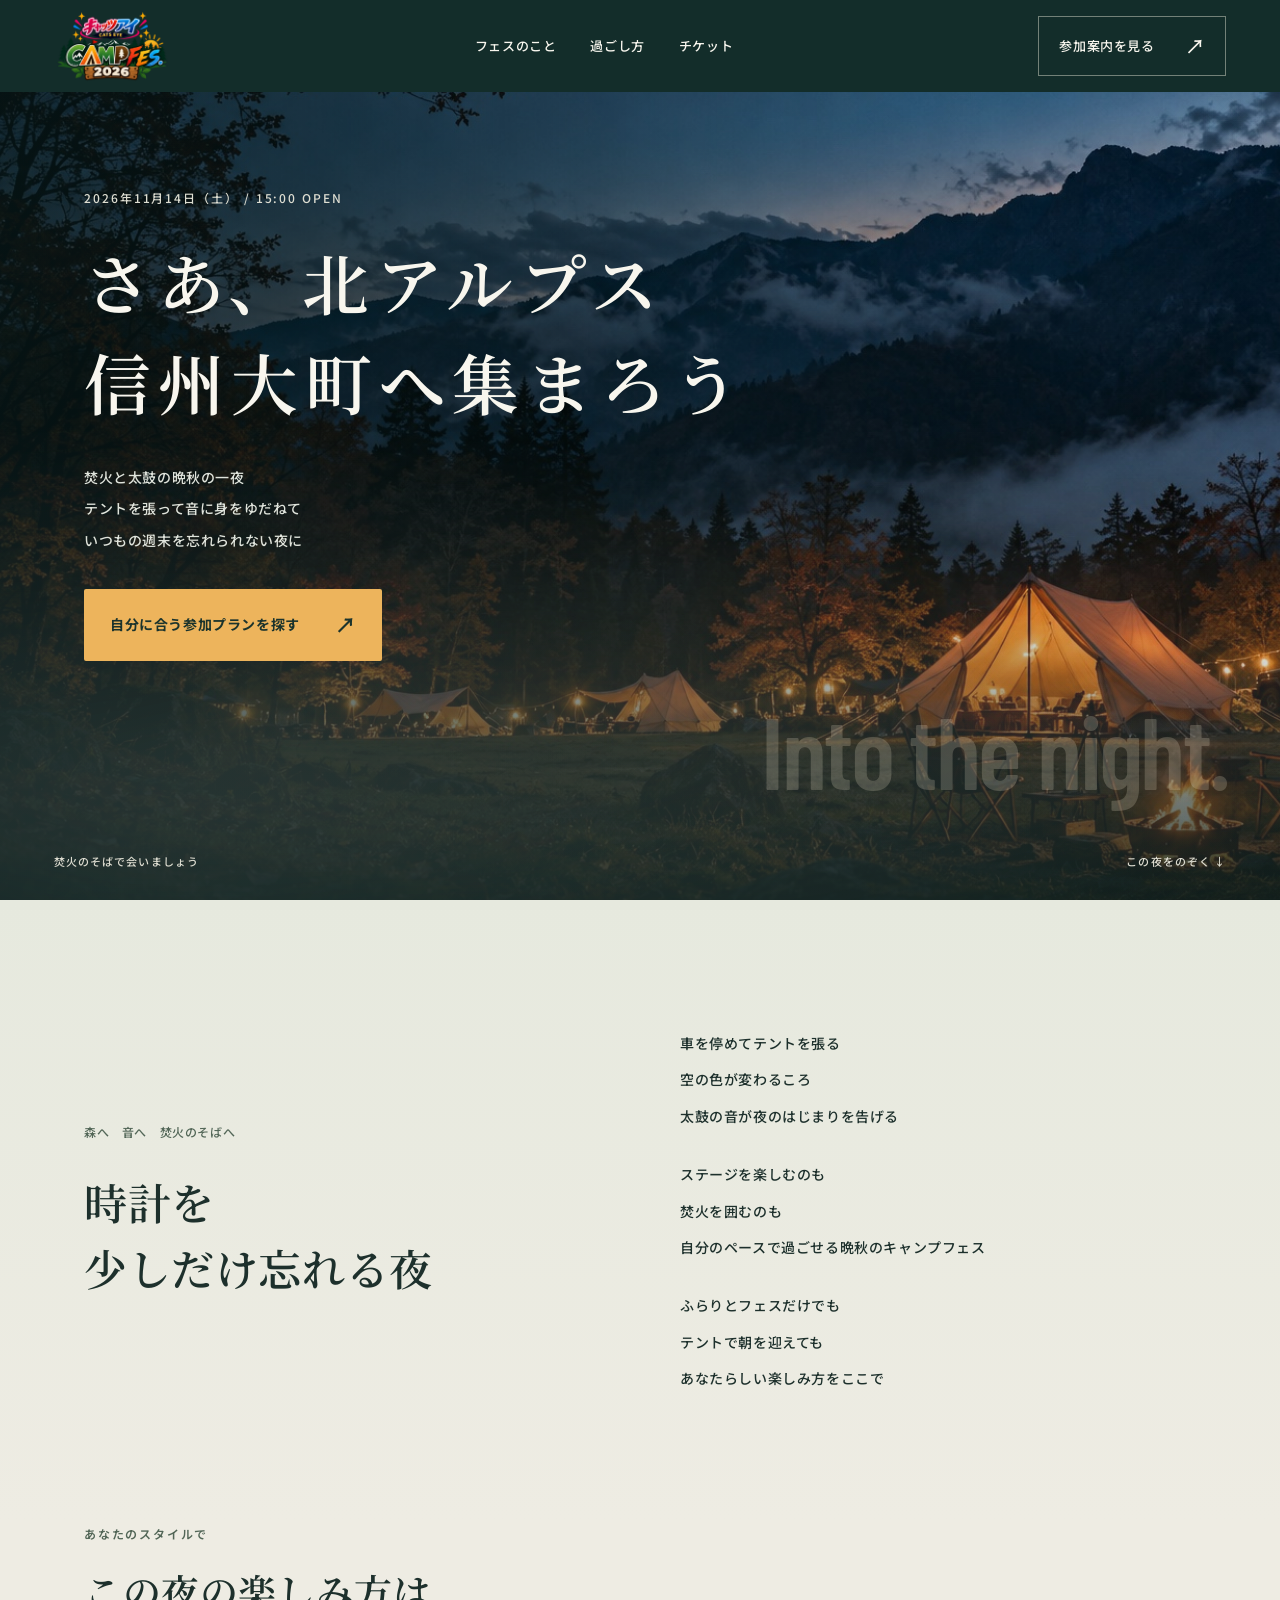
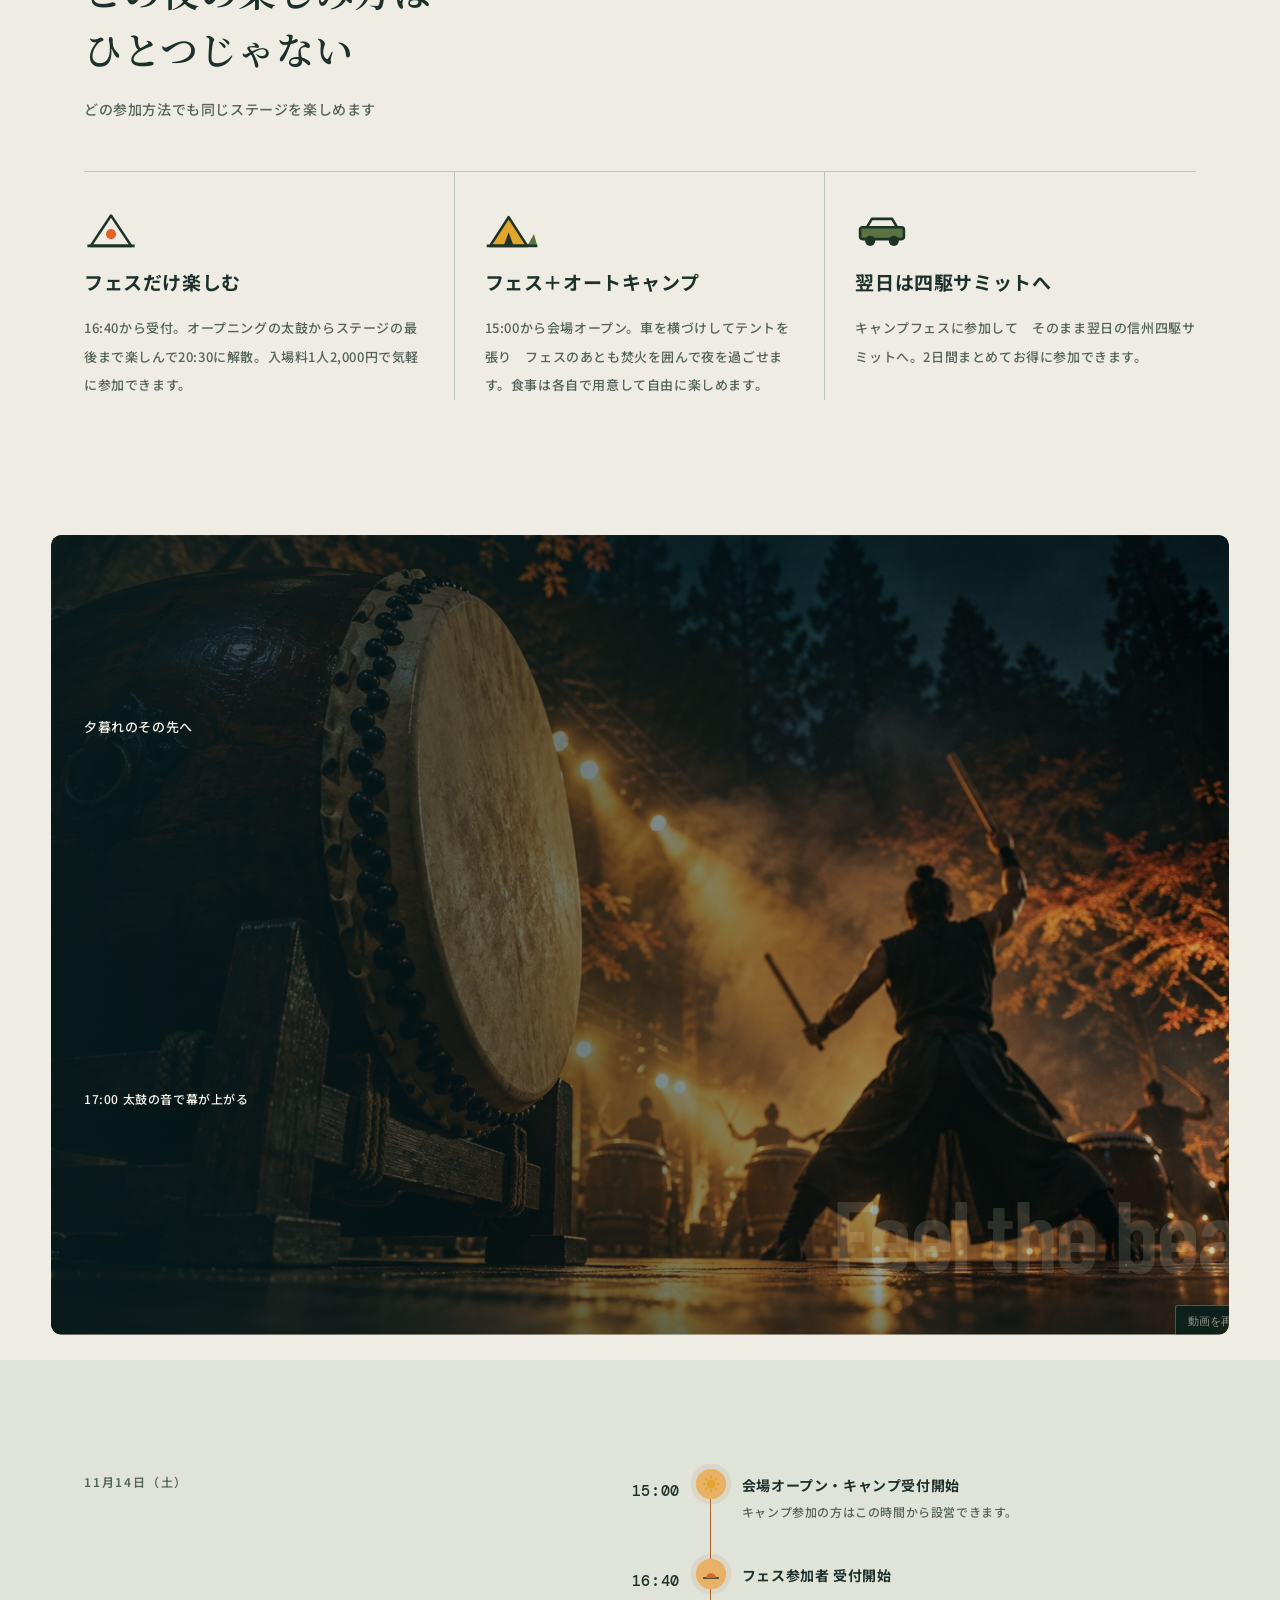
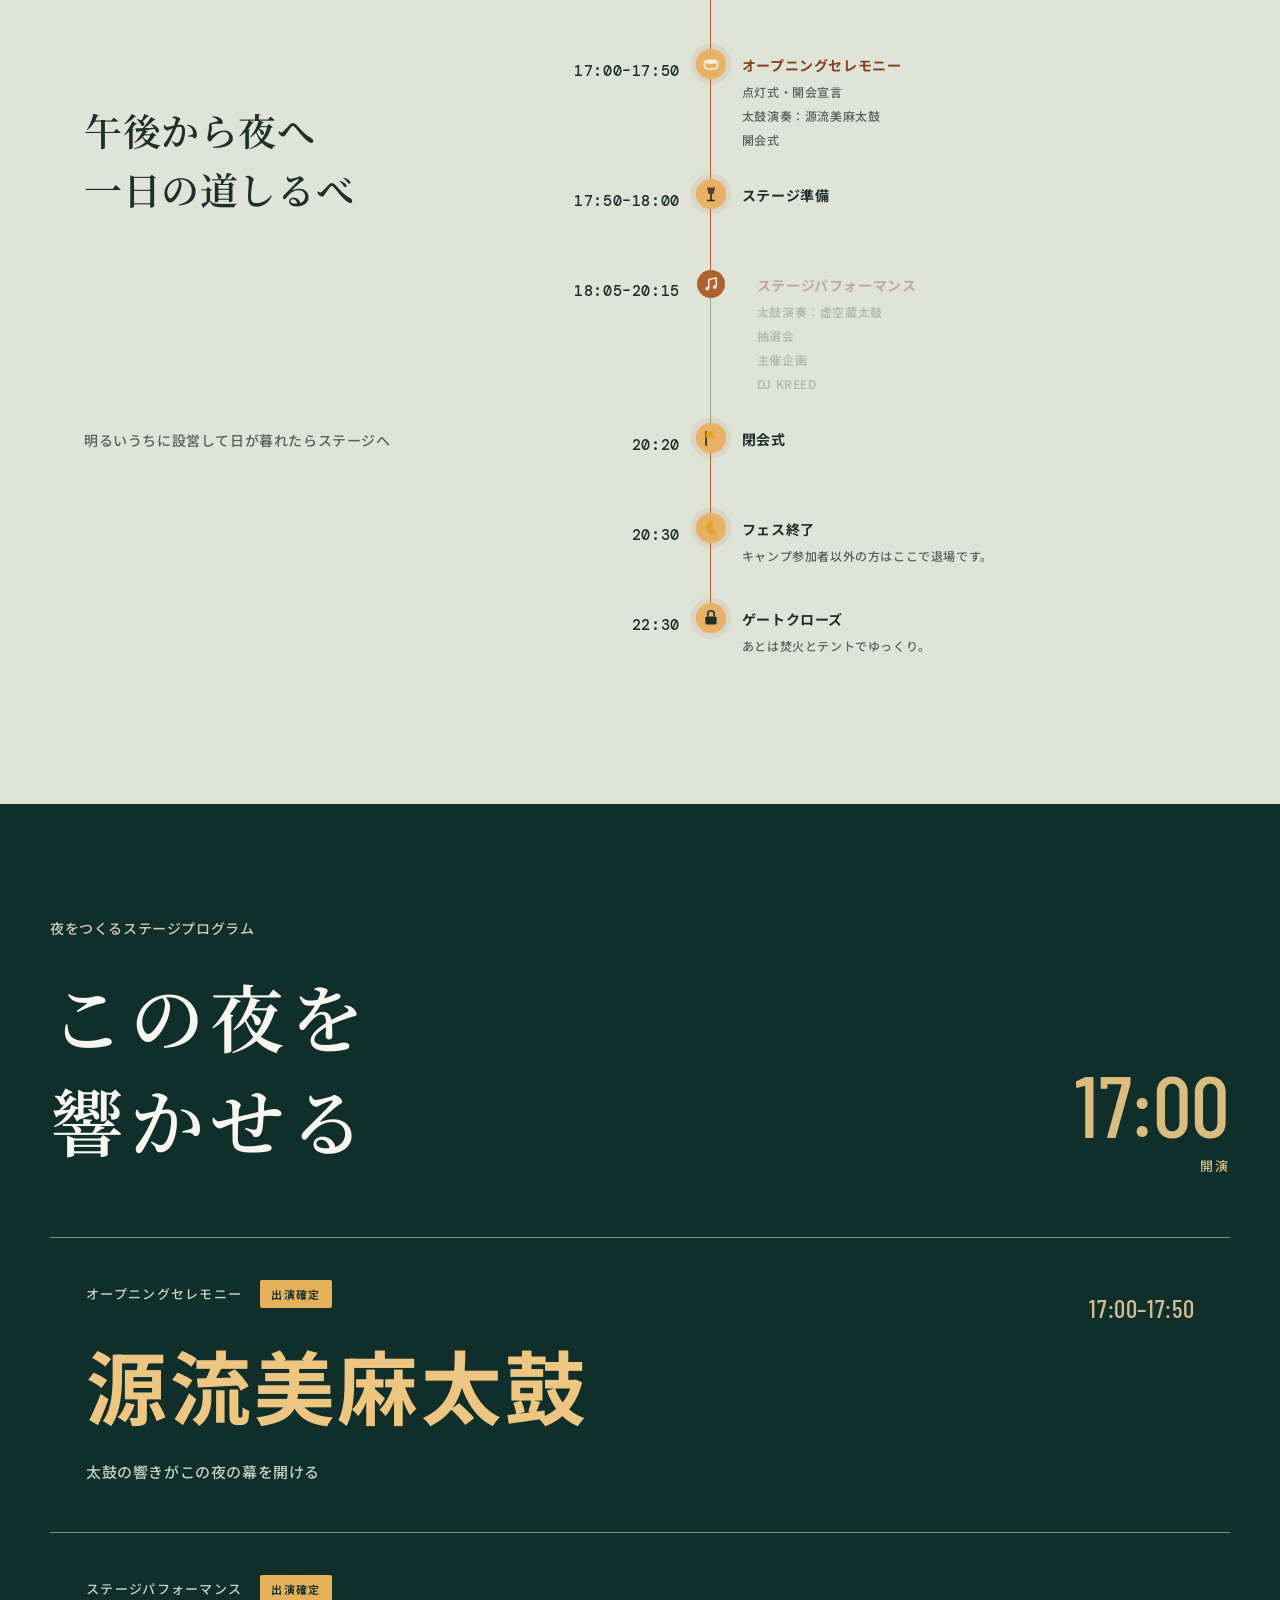
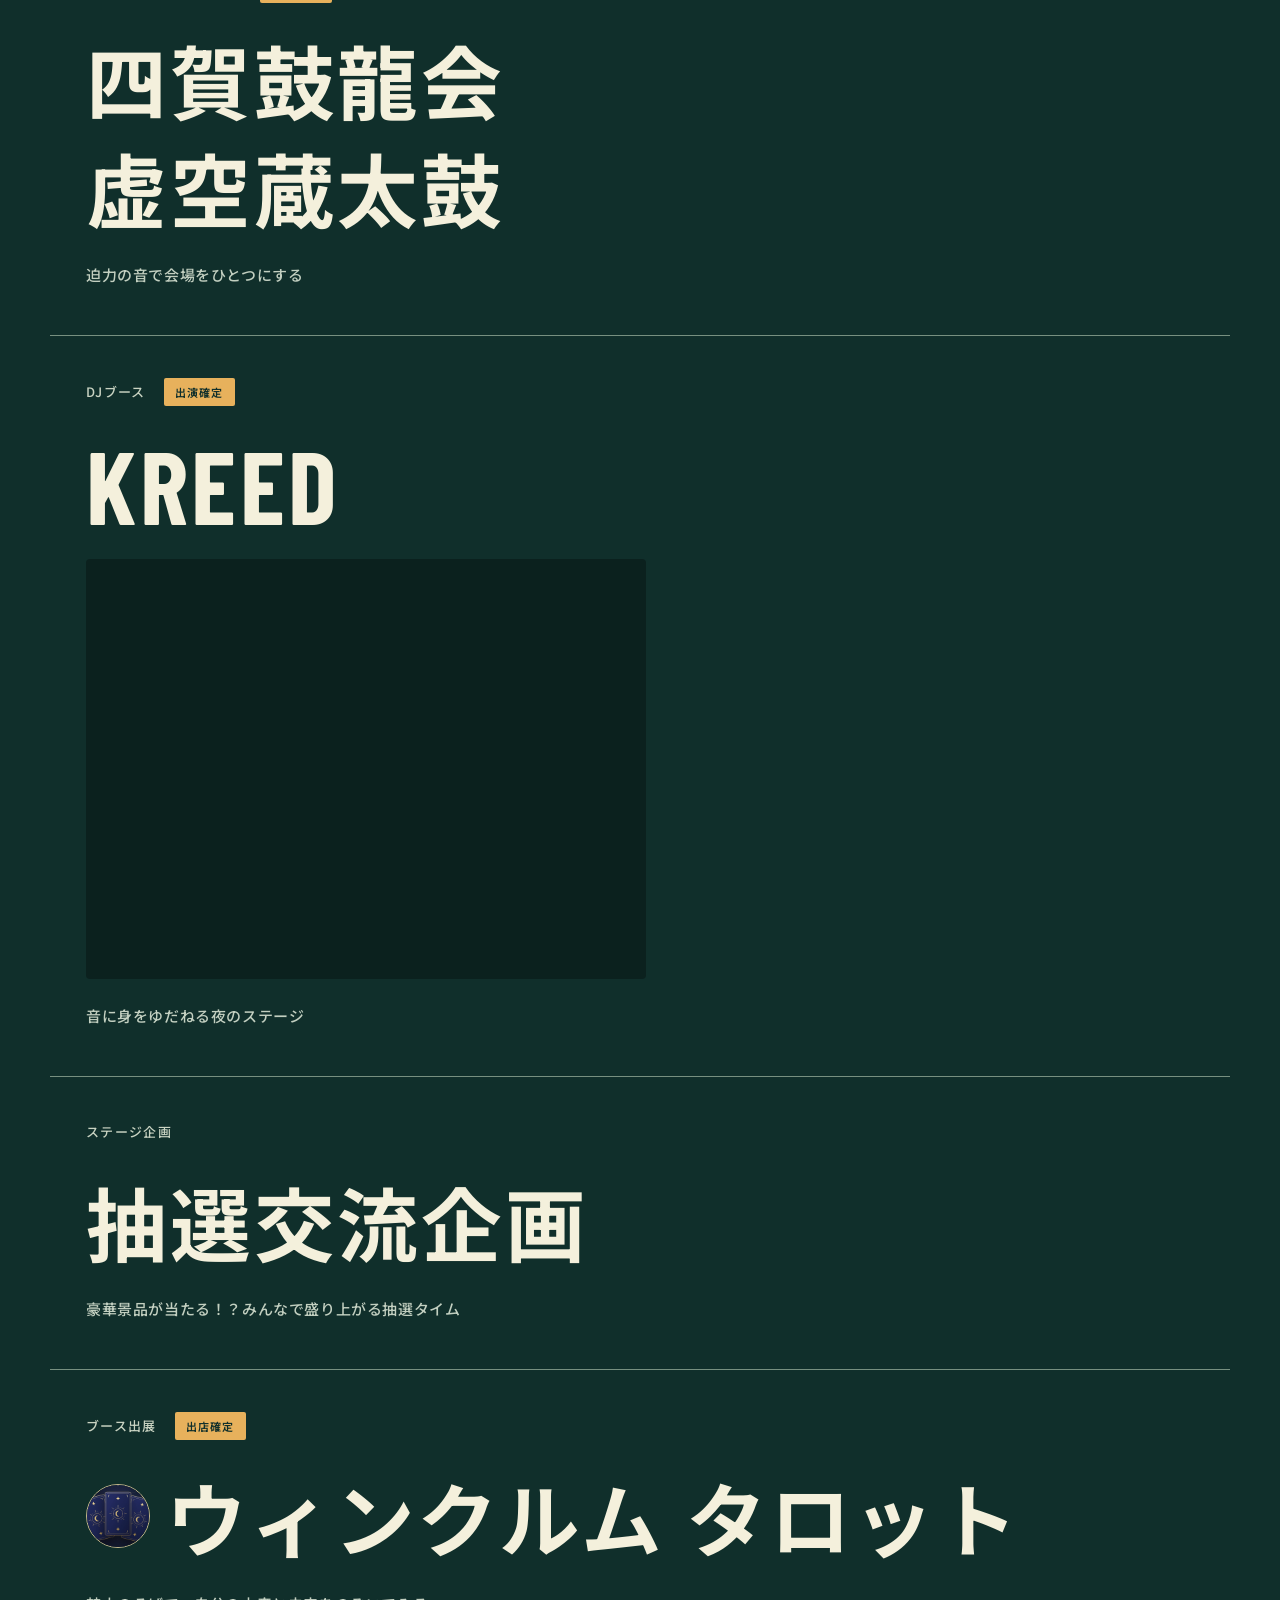
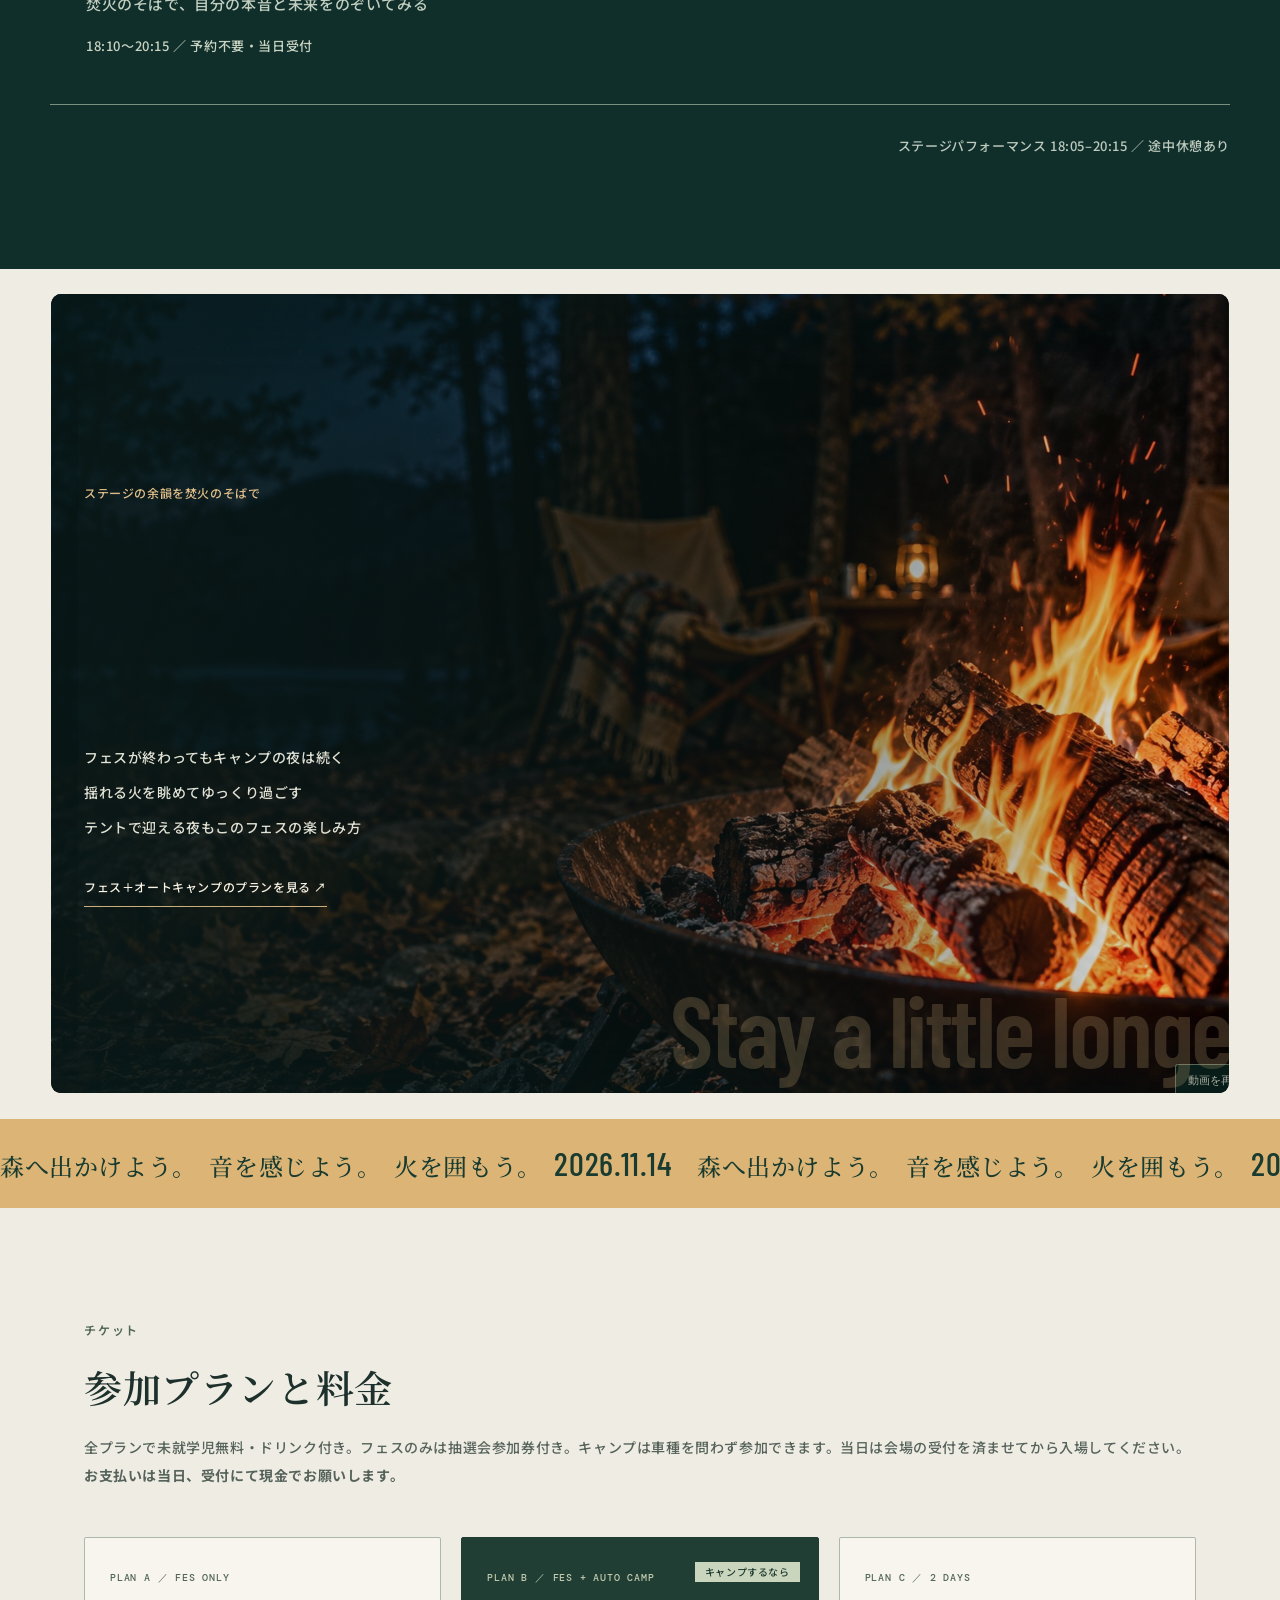
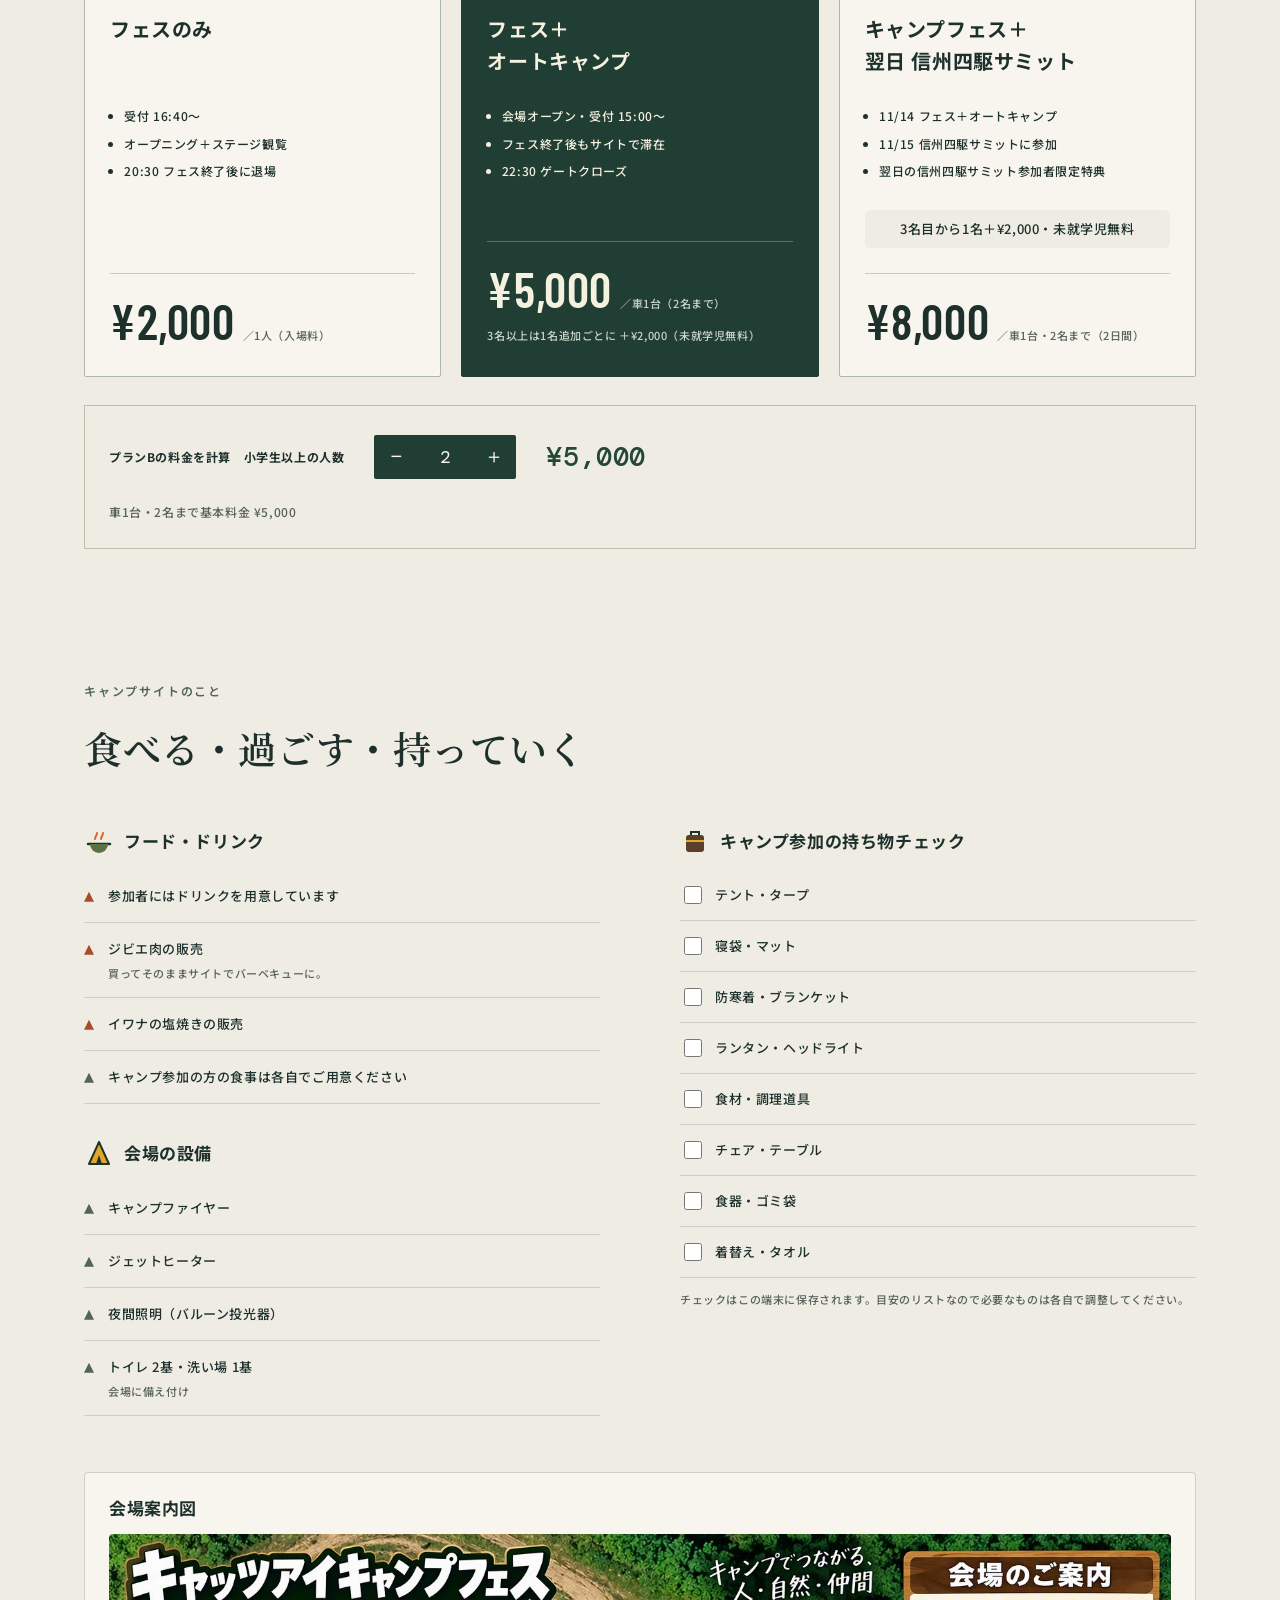
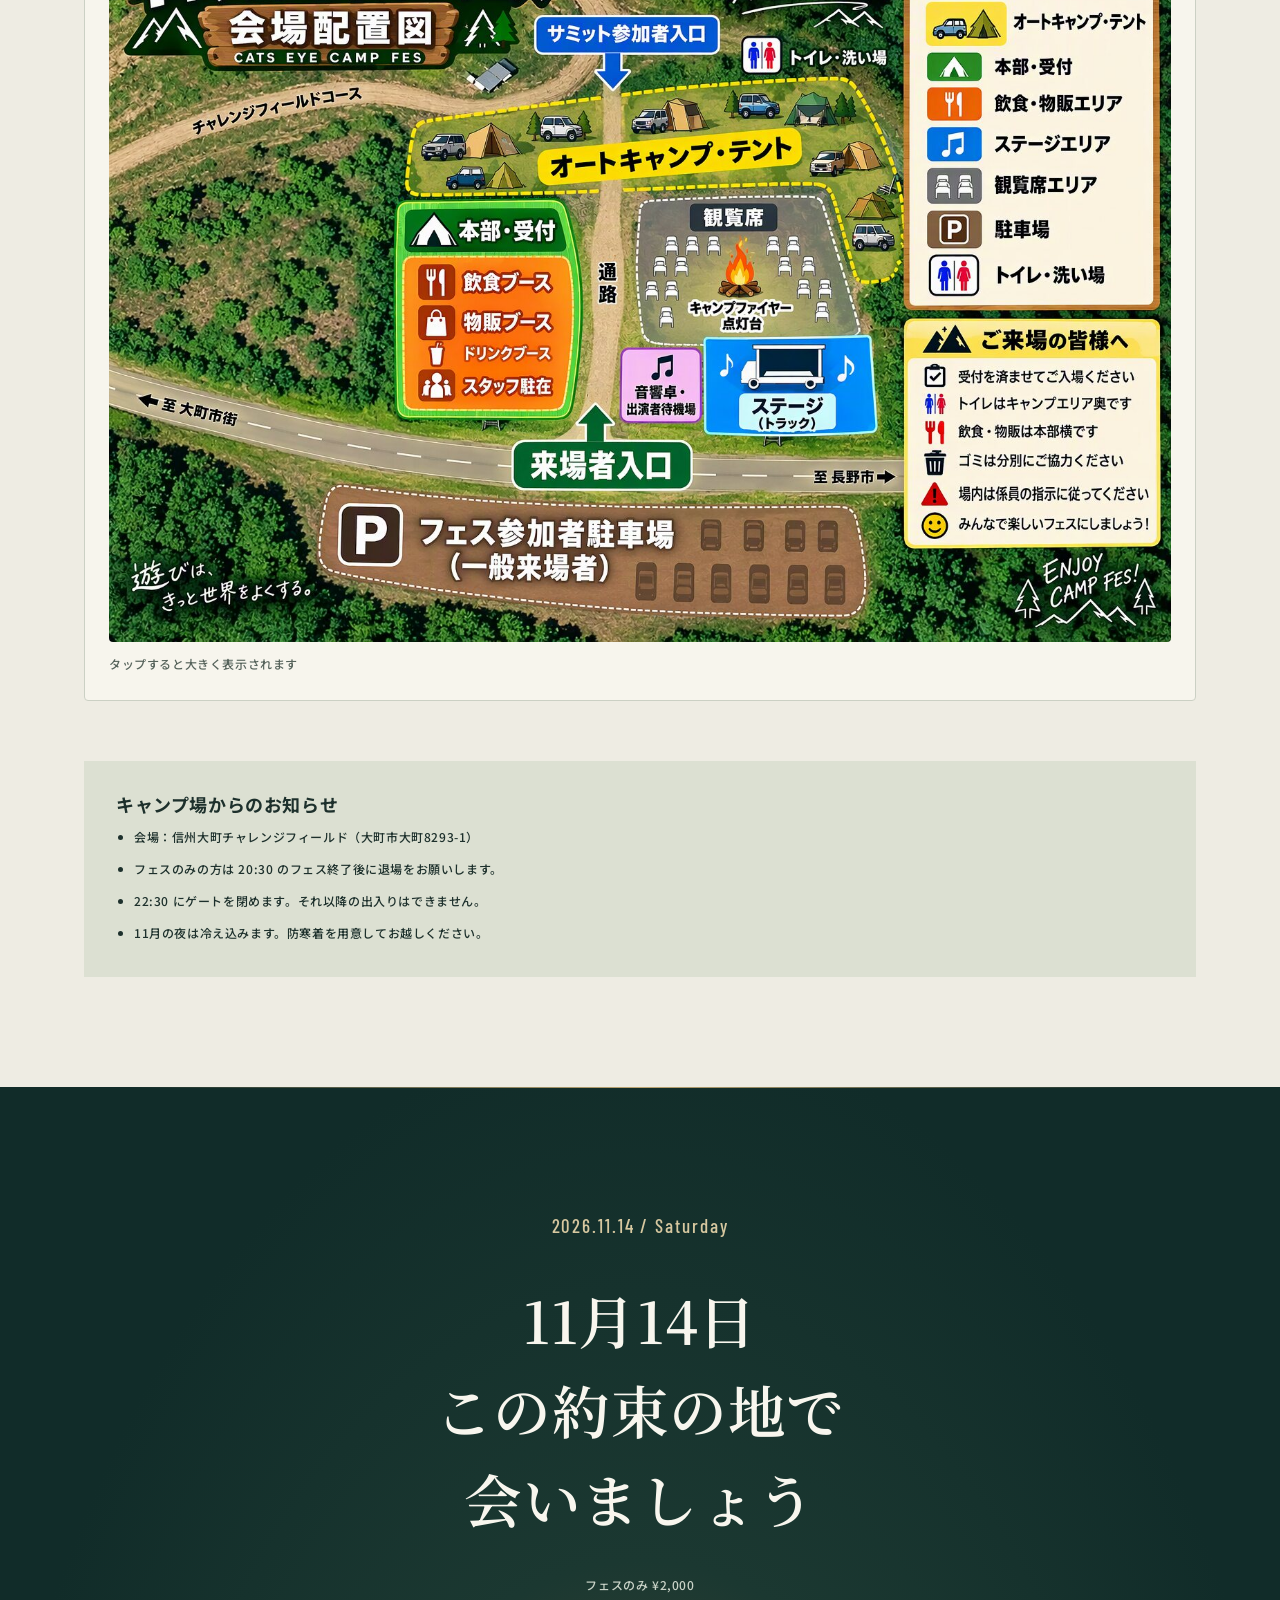
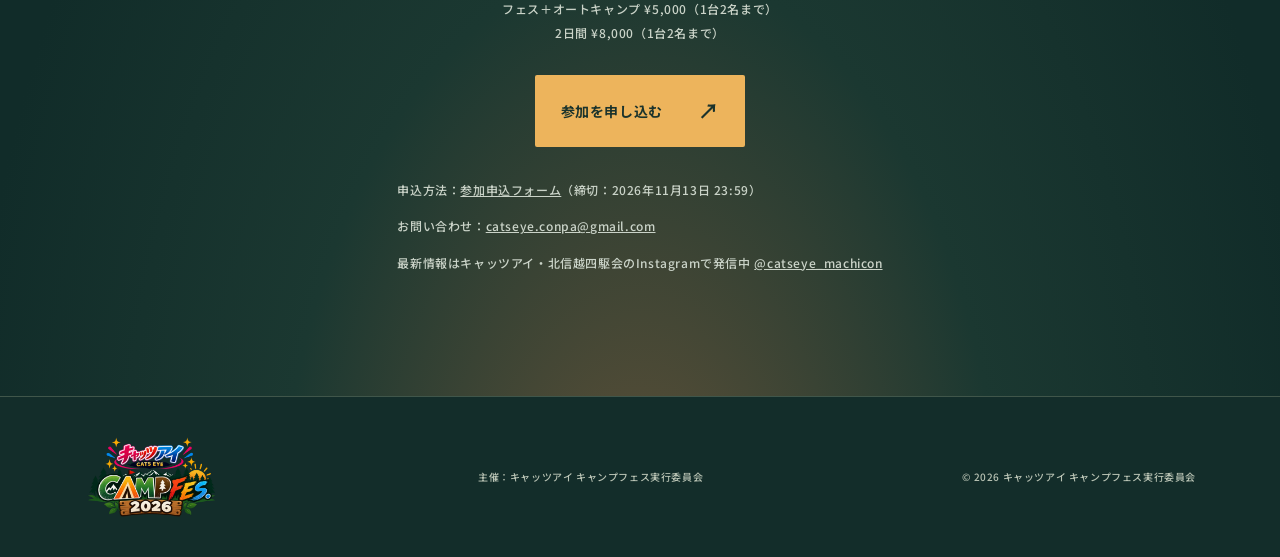
<file: index.html>
<!doctype html>

<html lang="ja">
<head>
<meta charset="utf-8">
<meta name="viewport" content="width=device-width, initial-scale=1, viewport-fit=cover">
<title>キャッツアイ キャンプフェス | ステージ更新版</title>
<meta name="description" content="2026年11月14日。焚火と太鼓の、晩秋の一夜。キャッツアイ キャンプフェスの参加プラン、ステージ、タイムスケジュールをご案内します。">
<meta property="og:type" content="website">
<meta property="og:url" content="https://hao258219-code.github.io/catseye-campfes/">
<meta property="og:title" content="キャッツアイ キャンプフェス 2026｜11月14日（土）信州大町">
<meta property="og:description" content="焚火と太鼓の晩秋の一夜。フェスのみ2,000円から。テントを張って夜まで楽しめるオートキャンプも。">
<meta property="og:image" content="https://hao258219-code.github.io/catseye-campfes/assets/camp-dusk.jpg">
<meta property="og:image:width" content="1536">
<meta property="og:image:height" content="1024">
<meta name="twitter:card" content="summary_large_image">
<link rel="preconnect" href="https://fonts.googleapis.com">
<link rel="preconnect" href="https://fonts.gstatic.com" crossorigin>
<link rel="stylesheet" href="https://fonts.googleapis.com/css2?family=Noto+Sans+JP:wght@400;500;600;700;900&family=Noto+Serif+JP:wght@500;600;700&family=Barlow+Condensed:wght@500;600;700&family=DM+Mono:wght@400;500&display=swap">
<style>
/* Layout: 夕暮れのキャンプ場を一枚の景色で見せるヒーロー → 帆布地のページに、荷札チケット・日の入りの時刻表・木の掲示板・持ち物チェックを並べる */
:root{
  --canvas:#dcd5bb;     /* テント帆布 */
  --canvas-2:#cfc6a7;   /* 帆布の影 */
  --forest:#1d3328;     /* 森 */
  --forest-2:#27443a;   /* 森の明るい面 */
  --moss:#5b7342;       /* 苔 */
  --bark:#5b3f2a;       /* 木の幹 */
  --mustard:#e2a62a;    /* テント・ランタン */
  --ember:#e5612a;      /* 焚火 */
  --ink:#1f2a22;        /* 文字 */
  --ink-mute:#4f5a4c;   /* 補足 */
  --paper:#f3eedf;      /* 荷札の紙 */
  --f-display:"Dela Gothic One","Hiragino Sans","Yu Gothic",sans-serif;
  --f-body:"Zen Maru Gothic","Hiragino Maru Gothic ProN","Yu Gothic","Meiryo",sans-serif;
  --f-hand:"Yusei Magic","Zen Maru Gothic","Hiragino Maru Gothic ProN",sans-serif;
  --f-mono:"DM Mono",ui-monospace,Menlo,monospace;
  color-scheme:light;
}
*{box-sizing:border-box}
html{scroll-behavior:smooth}
body{background:var(--canvas);color:var(--ink);font-family:var(--f-body);font-weight:500;font-size:16px;line-height:1.85;letter-spacing:.02em;
  background-image:repeating-linear-gradient(0deg,rgba(0,0,0,.025) 0 1px,transparent 1px 4px),repeating-linear-gradient(90deg,rgba(0,0,0,.02) 0 1px,transparent 1px 5px)}
.wrap{max-width:1080px;margin:0 auto;padding-left:max(16px,env(safe-area-inset-left,0px));padding-right:max(16px,env(safe-area-inset-right,0px))}
h1,h2,h3{font-family:var(--f-display);font-weight:400;line-height:1.25;text-wrap:balance;margin:0}
p{margin:0}
a{color:inherit}
a:focus-visible,button:focus-visible,input:focus-visible,label:focus-within{outline:3px solid var(--mustard);outline-offset:3px}
.mono{font-family:var(--f-mono);font-variant-numeric:tabular-nums}
.hand{font-family:var(--f-hand)}
.todo{background:rgba(226,166,42,.25);border:1.5px dashed var(--bark);padding:0 .4em;border-radius:3px;font-size:.92em}

/* ---------- HERO ---------- */
.hero{position:relative;color:var(--paper);overflow:hidden;
  background:linear-gradient(180deg,#22304a 0%,#4b4a63 32%,#b0644a 66%,#e9a14e 86%,#f0be6a 100%)}
.hero .wrap{position:relative;z-index:2;padding-block:56px 0;display:grid;gap:22px}
.badge-row{display:flex;flex-wrap:wrap;gap:10px;align-items:center}
.patch{display:inline-flex;align-items:center;gap:8px;font-family:var(--f-mono);font-size:12px;letter-spacing:.16em;border:2px dashed rgba(243,238,223,.7);border-radius:999px;padding:5px 14px;background:rgba(29,51,40,.55)}
.hero h1{font-size:clamp(42px,10vw,112px);letter-spacing:.01em;text-shadow:0 3px 0 rgba(29,51,40,.45)}
.hero h1 .hand{display:block;font-size:.3em;color:var(--mustard);letter-spacing:.06em;margin-bottom:.3em;text-shadow:none;transform:rotate(-2deg);transform-origin:left}
.lead{font-size:clamp(16px,2.3vw,20px);max-width:32em}
.signs{display:flex;flex-wrap:wrap;gap:10px}
.sign{background:var(--bark);color:var(--paper);padding:10px 18px;border-radius:4px;box-shadow:0 4px 0 #3c2a1b;min-width:0;position:relative}
.sign:nth-child(odd){transform:rotate(-1.2deg)}
.sign:nth-child(even){transform:rotate(1deg)}
.sign small{display:block;font-family:var(--f-mono);font-size:10.5px;letter-spacing:.18em;opacity:.75}
.sign b{font-family:var(--f-mono);font-weight:500;font-size:19px}
.btn{display:inline-flex;align-items:center;gap:.6em;font-weight:700;text-decoration:none;background:var(--mustard);color:var(--forest);padding:14px 26px;border-radius:999px;border:2px solid var(--forest);box-shadow:0 4px 0 var(--forest);font-size:16px;cursor:pointer;transition:transform .12s,box-shadow .12s}
.btn:hover{transform:translateY(2px);box-shadow:0 2px 0 var(--forest)}
.btn.ghost{background:var(--paper)}
.ctas{display:flex;flex-wrap:wrap;gap:14px}
.scene{position:relative;z-index:1;display:block;width:100%;height:clamp(200px,30vw,340px);margin-top:-10px}
.flame{transform-box:fill-box;transform-origin:50% 100%;animation:flick 1.1s ease-in-out infinite alternate}
.flame.f2{animation-duration:.8s;animation-delay:-.3s}
.flame.f3{animation-duration:1.4s;animation-delay:-.6s}
@keyframes flick{0%{transform:scale(1,1) skewX(0)}50%{transform:scale(.92,1.08) skewX(3deg)}100%{transform:scale(1.04,.94) skewX(-3deg)}}
.twinkle{animation:tw 3s ease-in-out infinite alternate}
@keyframes tw{from{opacity:.25}to{opacity:1}}
.glow{animation:gl 1.6s ease-in-out infinite alternate}
@keyframes gl{from{opacity:.35}to{opacity:.6}}

/* ---------- SECTIONS ---------- */
section{padding-block:84px;position:relative}
.head{display:grid;gap:10px;margin-bottom:40px;max-width:40em}
.head .hand{font-size:20px;color:var(--moss)}
.head h2{font-size:clamp(28px,5vw,44px)}
.head p{color:var(--ink-mute)}
.dark{background:var(--forest);color:var(--paper)}
.dark .head .hand{color:var(--mustard)}
.dark .head p{color:#b9c3b4}
.edge{display:block;width:100%;height:28px}

/* concept */
.sites{display:grid;grid-template-columns:repeat(auto-fit,minmax(min(100%,290px),1fr));gap:22px}
.site{background:var(--paper);border:2px solid var(--forest);border-radius:14px;padding:24px;display:grid;gap:10px;align-content:start;box-shadow:5px 5px 0 var(--forest)}
.site svg{width:64px;height:48px}
.site h3{font-size:21px}
.site p{color:var(--ink-mute);font-size:15px}

/* tickets = 荷札 */
.tags{display:grid;grid-template-columns:repeat(auto-fit,minmax(min(100%,300px),1fr));gap:26px;padding-top:14px}
.tag{position:relative;background:var(--paper);color:var(--ink);padding:44px 24px 24px;border-radius:6px 6px 14px 14px;display:grid;grid-template-rows:auto auto 1fr auto;gap:12px;min-width:0;
  clip-path:polygon(16% 0,84% 0,100% 9%,100% 100%,0 100%,0 9%)}
.tag::before{content:"";position:absolute;top:14px;left:50%;width:16px;height:16px;margin-left:-8px;border-radius:50%;background:var(--forest);box-shadow:0 0 0 4px var(--canvas-2)}
.tag .code{font-family:var(--f-mono);font-size:11px;letter-spacing:.18em;color:var(--moss);text-align:center}
.tag h3{font-size:21px;text-align:center}
.tag ul{margin:0;padding-left:1.2em;font-size:14.5px;line-height:1.8}
.price{border-top:2px dashed var(--canvas-2);padding-top:14px;display:flex;align-items:baseline;justify-content:center;gap:6px;flex-wrap:wrap}
.price b{font-family:var(--f-mono);font-size:40px;font-weight:500;line-height:1}
.price span{font-size:14px;color:var(--ink-mute)}
.tag .note{font-size:13px;text-align:center;background:var(--canvas);padding:6px 10px;border-radius:6px}
.tag.hot{background:var(--mustard)}
.tag.hot .price{border-top-color:rgba(29,51,40,.35)}
.tag.hot .note{background:rgba(255,255,255,.4)}
.stamp{position:absolute;right:14px;top:56px;font-family:var(--f-hand);font-size:13px;color:var(--ember);border:2px solid var(--ember);border-radius:50%;width:64px;height:64px;display:grid;place-items:center;text-align:center;line-height:1.2;transform:rotate(12deg);background:rgba(255,255,255,.35)}

.calc{margin-top:30px;display:flex;flex-wrap:wrap;gap:14px 26px;align-items:center;padding:20px 24px;border:2px dashed #6f8a72;border-radius:14px}
.calc label{font-weight:700}
.stepper{display:flex;align-items:center;background:var(--forest-2);border-radius:999px;overflow:hidden}
.stepper button{width:44px;height:44px;background:transparent;color:var(--paper);border:0;font-size:20px;cursor:pointer}
.stepper button:hover{background:var(--moss)}
.stepper input{width:54px;text-align:center;background:transparent;border:0;color:var(--paper);font-family:var(--f-mono);font-size:18px;-moz-appearance:textfield}
.stepper input::-webkit-outer-spin-button,.stepper input::-webkit-inner-spin-button{-webkit-appearance:none;margin:0}
.calc-out{font-family:var(--f-mono);font-size:30px;color:var(--mustard)}
.calc-break{color:#b9c3b4;font-size:14px;flex-basis:100%}

/* timetable = 日の入り */
.tt{list-style:none;margin:0;padding:0;display:grid;max-width:780px}
.tt li{display:grid;grid-template-columns:128px 40px 1fr;gap:0 16px;min-height:74px}
.tt time{font-family:var(--f-mono);font-size:18px;text-align:right;padding-top:6px;white-space:nowrap}
.tt .rail{position:relative;display:flex;justify-content:center}
.tt .rail::before{content:"";position:absolute;top:0;bottom:0;width:3px;background:repeating-linear-gradient(180deg,var(--bark) 0 8px,transparent 8px 14px)}
.tt li:first-child .rail::before{top:18px}
.tt li:last-child .rail::before{bottom:auto;height:18px}
.tt .ico{position:relative;width:36px;height:36px;border-radius:50%;display:grid;place-items:center;background:var(--paper);border:2px solid var(--forest)}
.tt .ico svg{width:22px;height:22px}
.tt li.key .ico{background:var(--ember);border-color:var(--forest)}
.tt .ev{padding:4px 0 24px;min-width:0}
.tt .ev b{font-size:17px}
.tt .ev p{color:var(--ink-mute);font-size:14.5px}
.tt li.key .ev b{color:var(--ember)}

/* lineup */
.lineup{display:grid;grid-template-columns:repeat(auto-fit,minmax(min(100%,300px),1fr));gap:22px}
.act{border:2px solid rgba(243,238,223,.25);border-radius:14px;padding:26px;display:grid;gap:8px;align-content:start;background:var(--forest-2)}
.act .when{font-family:var(--f-mono);font-size:12px;letter-spacing:.16em;color:var(--mustard)}
.act h3{font-size:clamp(22px,3.4vw,28px)}
.act p{color:#b9c3b4;font-size:15px}
.act.tbd{border-style:dashed;background:transparent}
.act.tbd h3{color:#b9c3b4}

/* food / gear */
.two{display:grid;grid-template-columns:repeat(auto-fit,minmax(min(100%,420px),1fr));gap:36px}
.subh{font-size:21px;margin-bottom:14px;display:flex;align-items:center;gap:10px}
.subh svg{width:30px;height:30px;flex:none}
.list{list-style:none;margin:0;padding:0;display:grid}
.list li{display:grid;grid-template-columns:auto 1fr;gap:4px 14px;padding:13px 0;border-bottom:2px dotted var(--canvas-2)}
.list li::before{content:"";width:10px;height:10px;margin-top:.7em;background:var(--moss);clip-path:polygon(50% 0,100% 100%,0 100%)}
.list li.warm::before{background:var(--ember)}
.list li span{min-width:0}
.list small{display:block;color:var(--ink-mute);font-size:13.5px}

.check{list-style:none;margin:0;padding:0;display:grid;grid-template-columns:repeat(auto-fit,minmax(min(100%,200px),1fr));gap:10px}
.check label{display:flex;align-items:center;gap:10px;background:var(--paper);border:2px solid var(--forest);border-radius:10px;padding:10px 14px;cursor:pointer;user-select:none}
.check input{width:20px;height:20px;accent-color:var(--moss);flex:none}
.check input:checked+span{text-decoration:line-through;color:var(--ink-mute)}
.check-note{margin-top:10px;font-size:13px;color:var(--ink-mute)}

/* 掲示板 */
.board{margin-top:48px;background:var(--bark);color:var(--paper);border-radius:8px;padding:28px;position:relative;
  background-image:repeating-linear-gradient(180deg,rgba(0,0,0,.12) 0 2px,transparent 2px 46px);box-shadow:0 8px 0 #3c2a1b}
.board h3{font-family:var(--f-hand);font-size:24px;color:var(--mustard);margin-bottom:10px}
.board ul{margin:0;padding-left:1.2em}
.board li+li{margin-top:8px}
.board .todo{color:var(--paper);border-color:var(--mustard)}

/* apply */
.apply .wrap{display:grid;gap:22px}
.apply h2{font-size:clamp(30px,6vw,56px)}
.apply .hand{font-size:22px;color:var(--mustard)}
.contact{display:grid;gap:6px;color:#b9c3b4;font-size:15px}
.apply .todo{color:var(--paper);border-color:var(--mustard)}

footer{background:var(--forest);color:#b9c3b4;font-size:13px;padding-block:24px 110px;border-top:2px dashed rgba(243,238,223,.2)}

.sticky{position:fixed;left:0;right:0;bottom:0;z-index:20;display:none;
  padding:10px max(16px,env(safe-area-inset-right,0px)) calc(10px + env(safe-area-inset-bottom,0px)) max(16px,env(safe-area-inset-left,0px));
  background:var(--forest);color:var(--paper);border-top:3px solid var(--mustard);gap:12px;align-items:center;justify-content:space-between}
.sticky .mono{font-size:13px;line-height:1.4}
.sticky .btn{padding:10px 20px;font-size:15px;box-shadow:none;border-color:var(--paper)}

@media (max-width:640px){
  section{padding-block:60px}
  .hero .wrap{padding-block:40px 0}
  .sign b{font-size:16px}
  .tt li{grid-template-columns:86px 36px 1fr;gap:0 10px}
  .tt time{font-size:14.5px}
  .sticky{display:flex}
}
@media (prefers-reduced-motion:reduce){html{scroll-behavior:auto}.flame,.twinkle,.glow{animation:none}.btn{transition:none}}
body{margin:0}
img{max-width:100%}
[hidden]{display:none!important}
/* The landscape carries the page; information stays quiet and generous. */
:root{--canvas:#eeece3;--canvas-2:#d8d8cb;--forest:#132d2a;--forest-2:#1c3934;--moss:#526657;--bark:#544c3b;--mustard:#edb45c;--ember:#a64d28;--ink:#1d302c;--ink-mute:#56635b;--paper:#f8f6ee;--f-display:'Noto Serif JP',serif;--f-body:'Noto Sans JP',sans-serif;--f-hand:'Noto Sans JP',sans-serif;--f-mono:'DM Mono',monospace}
body{background:var(--canvas);font-size:15px;letter-spacing:.04em;line-height:2}
.wrap{max-width:1192px;padding-inline:40px}section{padding-block:110px}h2{line-height:1.55!important;font-weight:600}h3{font-family:var(--f-body);font-weight:700}
.topbar{height:92px;padding:0 4.2%;display:flex;align-items:center;justify-content:space-between;background:#132d2a;color:#f8f6ee;gap:24px}.wordmark{display:flex;align-items:center;gap:12px;text-decoration:none;font-family:'Barlow Condensed',sans-serif;font-weight:700;font-size:25px;line-height:1}.wordmark svg{width:43px;height:38px}.wordmark small{display:block;font-size:11px;letter-spacing:.23em;margin-top:7px}.navlinks{display:flex;gap:34px;font-size:13px}.navlinks a{text-decoration:none}.navlinks a:hover{text-decoration:underline;text-underline-offset:8px}.navcta{font-size:13px;text-decoration:none;border:1px solid #738178;padding:9px 20px;display:flex;gap:30px;align-items:center}.navcta span{font-size:20px}
.hero{min-height:790px;height:calc(100svh - 92px);max-height:1120px;background:#182f30;isolation:isolate}.hero-photo{position:absolute;width:100%;height:100%;object-fit:cover;object-position:center 62%;z-index:-3}.hero-shade{position:absolute;inset:0;background:linear-gradient(90deg,rgba(7,24,25,.77),rgba(7,24,25,.27) 60%,rgba(7,24,25,.04)),linear-gradient(0deg,rgba(8,24,22,.88),transparent 35%);z-index:-2}.hero .wrap{padding-block:94px 100px;gap:22px}.hero-kicker{font-size:12px;letter-spacing:.16em;color:#deded2}.hero h1{font-size:clamp(44px,5.2vw,77px);font-family:'Noto Serif JP',serif;font-weight:600;line-height:1.5;letter-spacing:.1em;text-shadow:none}.event-title{font-size:18px;font-weight:600;letter-spacing:.14em}.hero .lead{font-size:14px;line-height:2.25;color:#e0e4dc;margin-top:8px}.hero .ctas{margin-top:11px}.btn{border:0;border-radius:2px;box-shadow:none;background:var(--mustard);color:#1b332c;padding:17px 26px;font-size:14px;gap:35px;line-height:1.8;transition:background .2s}.btn:hover{transform:none;box-shadow:none;background:#f9c97e}.btn span{font-size:21px}.hero-bottom{position:absolute;bottom:28px;left:4.2%;right:4.2%;display:flex;justify-content:space-between;align-items:center;font-size:11px;letter-spacing:.1em;color:#dddcd0;gap:14px}.hero-bottom a{text-decoration:none}.hero-bottom small{font-size:10px;color:#c5cdc7}.hero .scene{position:absolute;width:160px;height:64px;right:5%;bottom:77px;opacity:.65;pointer-events:none}
.intro{padding-block:125px;background:var(--canvas)}.intro-layout{display:grid;grid-template-columns:1fr 1fr;gap:80px;align-items:center}.small-label{font-size:12px;color:var(--moss);display:block;margin-bottom:25px}.intro h2{font-size:43px}.intro-copy p{font-size:14px;line-height:2.6}.intro-copy p+p{margin-top:22px}
#concept{padding-top:0}.head{gap:16px;max-width:none;margin-bottom:48px}.head .hand{font-size:12px;font-weight:600;letter-spacing:.15em}.head h2{font-size:38px}.head p{font-size:14px}.sites{gap:0;border-top:1px solid #bbc4b9}.site{background:none;border:0;border-right:1px solid #bbc4b9;border-radius:0;box-shadow:none;padding:36px 30px 0;gap:20px}.site:first-child{padding-left:0}.site:last-child{border:0;padding-right:0}.site svg{width:54px;height:42px}.site h3{font-size:19px}.site p{font-size:13px;line-height:2.2}
.night-interlude{position:relative;min-height:610px;display:flex;align-items:center;background:#071c1e;color:var(--paper)}.night-interlude .wrap{width:100%}.night-interlude p{font-size:13px;margin-bottom:22px}.night-interlude h2{font-size:50px;line-height:1.7!important;letter-spacing:.12em}.night-interlude span{font-size:12px;display:block;margin-top:30px}.night-interlude>small{position:absolute;right:25px;bottom:20px;font-size:10px;color:#cbd0c9}
#timetable{background:#e0e3d8}#timetable .wrap{display:grid;grid-template-columns:.8fr 1.2fr;gap:60px}.tt li{grid-template-columns:115px 30px 1fr;gap:0 16px;min-height:90px}.tt time{font-size:15px}.tt .ico{width:28px;height:28px;border:0;background:#f4f3ea}.tt .ico svg{width:18px;height:18px}.tt .rail:before{width:1px;background:#98a590}.tt .ev{padding:0 0 28px}.tt .ev b{font-size:14px}.tt .ev p{font-size:12px}.tt li.key .ev b{color:#824321}.tt li.key .ico{background:#ae632d}
.dark{background:#132d2a}.dark .head p{color:#c4cdc3}#lineup{padding-block:90px}.lineup{gap:0}.act{background:transparent;border:0;border-top:1px solid #65776b;border-radius:0;padding:28px 24px 0 0;gap:20px}.act .when{font-family:var(--f-body);font-size:10px;letter-spacing:.1em;color:#c5b88c}.act h3{font-family:var(--f-display);font-size:28px;line-height:1.7}.act p{font-size:12px;color:#bdc8be}.act.tbd{border-style:solid}.act.tbd h3{font-size:23px;color:#bdc8be}
#plans{background:var(--canvas);color:var(--ink)}#plans .head .hand{color:var(--moss)}#plans .head p{color:var(--ink-mute)}.tags{gap:20px;padding:0}.tag{clip-path:none;border:1px solid #acb8a9;background:#f7f5ed;border-radius:2px;padding:30px 25px;gap:25px;grid-template-rows:auto auto 1fr auto}.tag:before{display:none}.tag .code{text-align:left;font-size:10px;letter-spacing:.08em}.tag h3{text-align:left;font-size:20px;line-height:1.6;min-height:64px}.tag ul{font-size:12px;line-height:2.3}.tag.hot{background:#213e35;color:#f5f1df;border-color:#213e35}.tag.hot .code{color:#c1cbae}.tag.hot .price span{color:#ccd4c8}.tag.hot .note{background:transparent;color:#ccd4c8;font-size:11px;text-align:left;padding:0}.tag.hot .price{border-color:#5c7361}.stamp{border:0;border-radius:0;width:auto;height:auto;top:24px;right:18px;transform:none;font-family:var(--f-body);font-size:10px;background:#c9d6bd;color:#203b32;padding:4px 10px}.stamp br{display:none}.price{justify-content:flex-start;border-top:1px solid #c7cec0;gap:8px;padding-top:22px}.price b{font-family:'Barlow Condensed',sans-serif;font-weight:600;font-size:49px}.price span{font-size:11px}.calc{border:1px solid #b6c1b0;border-radius:0;padding:24px;margin-top:28px;gap:16px 30px}.calc label{font-size:12px}.stepper{border-radius:2px;background:#213e35}.calc-out{color:#244837;font-size:27px}.calc-break{color:var(--ink-mute);font-size:12px}
#info{padding-top:20px}.two{gap:80px}.subh{font-size:17px}.list li{border-bottom:1px solid #cbd0c4;font-size:13px}.list small{font-size:11px}.check{gap:0;grid-template-columns:1fr}.check label{background:none;border:0;border-bottom:1px solid #cbd0c4;border-radius:0;padding:12px 0;font-size:13px}.check input{width:18px;height:18px}.check-note{font-size:11px}.board{background:#dce0d2;box-shadow:none;color:var(--ink);border-radius:0;padding:32px;margin-top:60px}.board h3{font-family:var(--f-body);color:var(--ink);font-size:18px}.board li{font-size:12px}.board .todo{color:var(--ink);border-color:#9a7836}.todo{overflow-wrap:anywhere}
.apply{position:relative;background:#132d2a;padding-block:100px}.apply .wrap{gap:30px}.apply .hand{font-family:'Barlow Condensed',sans-serif;font-size:19px;letter-spacing:.1em;color:#d7c8a0}.apply h2{font-size:48px}.apply .wrap>p{font-size:12px;color:#cad3c8}.contact{font-size:11px;gap:10px;line-height:2.2}#application-message{color:var(--mustard);max-width:32em;font-size:13px;align-self:center}footer{padding-block:35px;border-top:1px solid #40564a;font-size:10px}footer .wrap{display:flex;justify-content:space-between;align-items:center;gap:20px;flex-wrap:wrap}footer p{font-size:10px}.footer-brand{font-family:'Barlow Condensed',sans-serif;font-size:20px;font-weight:600;text-decoration:none}.sticky{background:#132d2a;border-top:1px solid #687a64}.sticky .btn{border:0;border-radius:2px;font-size:12px;padding:12px 20px}
@media(min-width:1500px){.hero .wrap{padding-top:115px}}
@media(max-width:1000px){.navlinks{gap:20px}.hero{min-height:750px}.intro-layout{gap:40px}#timetable .wrap{grid-template-columns:1fr;gap:12px}.tt{max-width:850px}.tags{grid-template-columns:1fr}.tag{grid-template-columns:1fr 1fr;grid-template-rows:auto auto;gap:16px 30px}.tag h3{min-height:0}.tag .code{grid-column:1}.tag ul{grid-column:2;grid-row:1/3;align-self:center}.tag>.price,.tag>div{grid-column:1/-1}.stamp{top:auto;bottom:20px}.two{gap:40px}.hero .scene{display:none}}
@media(max-width:640px){.wrap{padding-inline:24px}section{padding-block:72px}.topbar{height:76px;padding-inline:20px;gap:12px}.wordmark{font-size:22px;gap:8px}.wordmark svg{width:33px}.wordmark small{font-size:9px}.navlinks{display:none}.navcta{padding:8px 11px;gap:8px;font-size:10px}.hero{height:calc(100svh - 76px);min-height:740px;max-height:1000px}.hero-photo{object-position:60% center}.hero-shade{background:linear-gradient(90deg,rgba(7,24,25,.65),rgba(7,24,25,.22)),linear-gradient(0deg,rgba(8,24,22,.85),transparent 45%)}.hero .wrap{padding-block:65px 125px;gap:24px}.hero-kicker{font-size:10px;letter-spacing:.05em}.hero h1{font-size:clamp(33px,9.2vw,56px);letter-spacing:.035em;line-height:1.65}.event-title{font-size:14px;letter-spacing:.06em}.hero .lead{font-size:12px;line-height:2.2}.hero .ctas{margin-top:10px}.hero .btn{font-size:12px;padding:15px 18px;gap:16px}.hero-bottom{bottom:30px;left:24px;right:24px;flex-wrap:wrap;font-size:10px}.hero-bottom>span{display:none}.hero-bottom small{font-size:8px}.intro{padding-block:75px}.intro-layout{grid-template-columns:1fr;gap:32px}.intro h2{font-size:33px}.intro-copy p{font-size:12px;line-height:2.5}.small-label{font-size:11px;margin-bottom:18px}.head{margin-bottom:32px;gap:12px}.head h2{font-size:28px}.head p{font-size:12px}.head .hand{font-size:11px}.sites{grid-template-columns:1fr}.site,.site:first-child,.site:last-child{padding:27px 0;grid-template-columns:45px 1fr;gap:8px 18px;border:0;border-bottom:1px solid #bbc4b9}.site svg{grid-column:1;grid-row:1/3;width:44px}.site h3{font-size:17px;grid-column:2}.site p{font-size:12px;grid-column:2}.night-interlude{min-height:510px;background-position:65% center}.night-interlude h2{font-size:37px}.night-interlude p,.night-interlude span{font-size:11px}#timetable .wrap{gap:8px}.tt li{grid-template-columns:83px 24px 1fr;gap:0 9px}.tt time{font-size:11px;padding-top:3px}.tt .ico{width:24px;height:24px}.tt .ev b{font-size:12px;line-height:1.8;display:block}.tt .ev p{font-size:11px}.lineup{grid-template-columns:1fr;gap:25px}.act{padding-top:23px;gap:10px}.act h3{font-size:25px}.act p{font-size:11px}#lineup{padding-block:70px}.tag{padding:26px 20px;grid-template-columns:1fr;gap:18px}.tag .code,.tag ul,.tag>.price,.tag>div{grid-column:auto;grid-row:auto}.tag h3{font-size:20px}.tag ul{font-size:12px}.stamp{top:20px;bottom:auto;right:13px;font-size:8px}.price b{font-size:46px}.calc{padding:20px;gap:14px}.calc label{flex-basis:100%;font-size:11px}.calc-out{font-size:26px}.calc-break{font-size:11px}.two{grid-template-columns:1fr;gap:48px}#info{padding-top:0}.board{padding:25px 20px}.board ul{padding-left:18px}.board li{font-size:11px}.board h3{font-size:16px}.apply h2{font-size:30px}.apply .wrap>p{font-size:11px}.contact{font-size:11px}footer{padding-bottom:115px}footer .wrap{display:grid;gap:15px}.sticky{display:flex}.sticky .mono{font-size:11px}}
@media(prefers-reduced-motion:reduce){*,*:before,*:after{animation:none!important;transition:none!important}html{scroll-behavior:auto}}


/* Supplied event artwork is preserved without cropping or recoloring. */
.wordmark{height:78px;flex:none}.wordmark img{width:116px;height:78px;object-fit:contain;display:block}.event-identity{position:absolute;right:3.5%;top:50%;transform:translateY(-50%);width:clamp(270px,36vw,490px)}.event-logo{display:block;width:100%;height:auto;border-radius:4px;box-shadow:0 16px 50px #071b2355}.event-identity .event-title{text-align:center;font-size:12px;margin-top:12px;color:#f4f1e5}.hero .wrap{padding-right:45%}.hero h1{font-size:clamp(34px,3.6vw,52px)}.hero .scene{display:none}.footer-brand img{display:block;width:135px;height:90px;object-fit:contain}
@media(max-width:1000px){.hero .wrap{padding-right:40px}.event-identity{position:static;transform:none;width:240px}.event-identity .event-title{display:none}.hero{height:auto;max-height:none;min-height:850px}.hero .wrap{padding-block:55px 120px;gap:22px}.hero h1{font-size:46px}.hero .lead{margin:0}}
@media(max-width:640px){.topbar{height:86px}.wordmark,.wordmark img{width:108px;height:76px}.hero .wrap{padding:36px 24px 100px;gap:20px}.hero h1{font-size:clamp(30px,8.4vw,45px);line-height:1.6}.event-identity{width:230px;max-width:85%}.hero{min-height:850px}.hero .lead{font-size:12px}.hero .ctas{margin-top:0}.hero-bottom{bottom:24px}.footer-brand img{width:135px;height:90px}}

/* Cinematic scroll scenes: imagery, type, timeline and embers each have their own motion. */
.reading-progress{position:fixed;top:0;left:0;height:3px;background:#efb45c;width:100%;transform:scaleX(var(--read-progress,0));transform-origin:left;z-index:100;pointer-events:none}
.hero .wrap{padding-right:40px}.hero h1{font-size:clamp(42px,5.2vw,77px);max-width:13em;animation:headline-arrive 1.2s cubic-bezier(.2,.7,.2,1) both}.hero-kicker{animation:soft-arrive .9s .1s both}.hero .lead{animation:soft-arrive 1s .45s both}.hero .ctas{animation:soft-arrive 1s .65s both}.hero-photo{height:115%;top:-5%;transform:translateY(var(--hero-shift,0px)) scale(1.04);will-change:transform;animation:landscape-open 2s ease-out both}.hero{min-height:790px}.hero-bottom a{display:inline-block;animation:scroll-hint 2.8s ease-in-out infinite}
@keyframes headline-arrive{from{opacity:0;clip-path:inset(0 0 100% 0);transform:translateY(32px)}to{opacity:1;clip-path:inset(0);transform:none}}
@keyframes soft-arrive{from{opacity:0;transform:translateY(18px)}to{opacity:1;transform:none}}
@keyframes landscape-open{from{filter:brightness(.65)}to{filter:brightness(1)}}
@keyframes scroll-hint{0%,100%{transform:translateY(0)}50%{transform:translateY(6px)}}
.intro{background:linear-gradient(180deg,#e6e9de,#eeece3);overflow:clip}.intro h2{background:linear-gradient(100deg,#1d302c 50%,#a8b1a3 50%);background-size:210% 100%;background-position:100% 0;background-clip:text;-webkit-background-clip:text;color:transparent;transition:background-position 1.5s ease}.intro.in-view h2{background-position:0 0}
.js-motion .intro-copy p{opacity:.2;transform:translateX(20px);transition:opacity .8s,transform .8s}.js-motion .intro.in-view .intro-copy p{opacity:1;transform:none}.intro-copy p:nth-child(2){transition-delay:.15s}.intro-copy p:nth-child(3){transition-delay:.3s}
.js-motion .site{opacity:.18;transform:translateY(35px);transition:opacity .7s,transform .9s cubic-bezier(.2,.7,.2,1)}.js-motion .site.in-view{opacity:1;transform:none}.site:nth-child(2){transition-delay:.12s}.site:nth-child(3){transition-delay:.24s}
.night-interlude{isolation:isolate;overflow:clip;background:#071c1e;min-height:760px;padding-block:135px}.stage-photo{position:absolute;inset:-10% 0;z-index:-3;background:url('assets/taiko-night.jpg') center/cover;transform:translateY(var(--stage-shift,0px)) scale(1.06);will-change:transform}.night-interlude:after{content:'';position:absolute;inset:0;z-index:-2;background:linear-gradient(90deg,#061b1dec,#071c1e88 50%,#071c1e30)}.night-interlude h2{font-size:clamp(34px,4.8vw,66px);margin-bottom:25px}.night-interlude h2 .line-mask,.fire-story h2 .line-mask{display:block;font-size:inherit;margin:0;line-height:1.6;overflow:hidden}.line-mask b{display:block;font-weight:500}.js-motion .line-mask b{transform:translateY(115%) rotate(3deg);opacity:.1;transition:transform 1s cubic-bezier(.16,1,.3,1),opacity .9s}.js-motion .in-view .line-mask b{transform:none;opacity:1}.line-mask:nth-child(2) b{transition-delay:.16s}.line-mask:nth-child(3) b{transition-delay:.32s}.sound-rings{position:absolute;width:50vw;height:50vw;right:-12vw;top:10%;z-index:-1;opacity:.18;pointer-events:none}.sound-rings i{position:absolute;inset:15%;border:1px solid #f4ba73;border-radius:50%;animation:drum-ring 5s ease-out infinite;animation-play-state:paused}.sound-rings i:nth-child(2){animation-delay:1.6s}.sound-rings i:nth-child(3){animation-delay:3.2s}.in-view .sound-rings i{animation-play-state:running}@keyframes drum-ring{0%{transform:scale(.6);opacity:0}25%{opacity:.6}100%{transform:scale(1.8);opacity:0}}
.tt .rail:before{background:#98a590;transition:background .5s}.tt li.passed .rail:before{background:#ae632d}.tt li .ico{transition:background .4s,box-shadow .4s,transform .4s}.tt li.passed .ico{background:#e9b165;box-shadow:0 0 0 5px #ae632d18;transform:scale(1.08)}.tt .ev{transition:opacity .6s,transform .6s}.js-motion .tt li:not(.passed) .ev{opacity:.35;transform:translateX(15px)}
.js-motion .act{clip-path:inset(0 0 100% 0);transition:clip-path 1s cubic-bezier(.2,.7,.2,1)}.js-motion .act.in-view{clip-path:inset(0)}.act:nth-child(2){transition-delay:.1s}.act:nth-child(3){transition-delay:.2s}
.fire-story{min-height:730px;position:relative;isolation:isolate;display:flex;align-items:center;overflow:clip;color:#faf4e5;background:#141c1b}.fire-story .wrap{width:100%}.fire-photo{position:absolute;inset:-8% 0;z-index:-3;background:url('assets/fire-close.jpg') center/cover;transform:translateY(var(--fire-shift,0px));will-change:transform}.fire-story:after{content:'';position:absolute;inset:0;background:linear-gradient(90deg,#0a1a19ef,#0a1a1980 58%,#0a1a190a);z-index:-2}.fire-story .small-label{color:#e1be89;font-size:12px}.fire-story h2{font-size:clamp(32px,4.4vw,60px);line-height:1.8!important}.fire-copy{font-size:14px;line-height:2.5;margin-top:30px;color:#e0e1d4}.text-link{display:inline-block;margin-top:30px;font-size:12px;text-decoration:none;border-bottom:1px solid #caaf7b;padding-bottom:7px}.image-credit{position:absolute;right:24px;bottom:20px;font-size:10px;color:#c7cec3}.ember-field{position:absolute;inset:0;pointer-events:none;z-index:-1;overflow:hidden}.ember-field i{position:absolute;bottom:0;left:var(--x);height:var(--size);width:var(--size);border-radius:50%;background:#ffb457;box-shadow:0 0 9px #ff7d19;animation:ember-rise var(--duration) linear infinite;animation-delay:var(--delay);animation-play-state:paused;opacity:0}.in-view .ember-field i{animation-play-state:running}@keyframes ember-rise{0%{transform:translate(0,30px);opacity:0}15%{opacity:.8}70%{opacity:.35}100%{transform:translate(var(--drift),-650px);opacity:0}}
.journey-strip{overflow:hidden;background:#dcb576;color:#193b30;padding:20px 0;font-family:var(--f-display);font-size:24px;line-height:1.5;white-space:nowrap}.journey-strip>div{width:max-content;animation:journey-roll 35s linear infinite}.journey-strip span{font-family:'Barlow Condensed',sans-serif;font-size:33px}@keyframes journey-roll{to{transform:translateX(-50%)}}
#plans{padding-top:110px}.js-motion .tag{transform:perspective(1000px) rotateY(12deg) translateY(45px);opacity:.15;transition:transform 1s cubic-bezier(.16,1,.3,1),opacity .9s;transform-origin:left center}.js-motion .tag.in-view{transform:none;opacity:1}.tag:nth-child(2){transition-delay:.13s}.tag:nth-child(3){transition-delay:.26s}.tag{transition:box-shadow .3s,border-color .3s}.tag:hover{box-shadow:0 12px 40px #18332818;border-color:#637a5b}.stepper button:active{transform:scale(.9)}.calc-out.price-changed{animation:price-pop .35s ease-out}@keyframes price-pop{50%{transform:scale(1.12);color:#a64d28}}
.apply{background:radial-gradient(ellipse at 50% 120%,#635238 0%,#1b3831 40%,#112c29 75%);overflow:clip;text-align:center;padding-block:120px}.apply:before{content:'';position:absolute;left:10%;right:10%;height:1px;top:0;background:linear-gradient(90deg,transparent,#bca572,transparent)}.apply .wrap{position:relative;align-items:center;justify-items:center}.apply h2{font-size:clamp(30px,4.5vw,60px)}.apply .ctas{justify-content:center}.apply .contact{text-align:left;max-width:700px}.apply .btn{position:relative;overflow:hidden}.apply .btn:after{content:'';position:absolute;inset:0;background:linear-gradient(110deg,transparent 30%,#fff8 50%,transparent 70%);transform:translateX(-130%)}.apply.in-view .btn:after{animation:invite-shine 5s 1s ease-in-out infinite}@keyframes invite-shine{0%,65%{transform:translateX(-130%)}90%,100%{transform:translateX(130%)}}
@media(max-width:640px){.hero{min-height:740px}.hero .wrap{padding-block:65px 110px}.hero h1{font-size:clamp(30px,8.4vw,45px)}.night-interlude{min-height:620px;padding-block:95px}.stage-photo{background-position:62% center}.sound-rings{width:95vw;height:95vw;right:-35vw;top:20%}.fire-story{min-height:640px}.fire-photo{background-position:65% center}.fire-story:after{background:linear-gradient(90deg,#0a1a19e0,#0a1a1977)}.fire-story h2{font-size:30px}.fire-copy{font-size:12px}.text-link{font-size:10px}.journey-strip{font-size:19px;padding-block:15px}.journey-strip span{font-size:26px}#plans{padding-top:70px}.apply{padding-block:85px}.apply h2{font-size:29px}.apply .contact{width:100%}}
@media(prefers-reduced-motion:reduce){.hero-photo,.stage-photo,.fire-photo{transform:none!important}.js-motion .line-mask b,.js-motion .site,.js-motion .tag,.js-motion .act,.js-motion .intro-copy p,.js-motion .tt li .ev{opacity:1!important;transform:none!important;clip-path:none!important}.intro h2{background:none;color:var(--ink)}.ember-field,.sound-rings{display:none}.journey-strip>div{animation:none}}


/* Continuous camera movement is combined with scroll depth, rather than replacing it. */
.hero-photo{inset:-10%;width:120%;height:120%;max-width:none;object-position:center 65%;animation:dusk-camera 19s ease-in-out infinite alternate;transform-origin:60% 65%}
@keyframes dusk-camera{0%{transform:translate3d(-1%,var(--hero-shift,0px),0) scale(1.02);filter:brightness(.94)}100%{transform:translate3d(2%,calc(var(--hero-shift,0px) - 24px),0) scale(1.14);filter:brightness(1.06)}}
.hero .wrap{z-index:4}.forest-mist{position:absolute;inset:20% -35% -15%;z-index:-1;pointer-events:none;background:radial-gradient(ellipse at 30% 70%,#d2dfce28,transparent 47%),radial-gradient(ellipse at 75% 60%,#d8e4dc1c,transparent 45%);filter:blur(22px);animation:forest-breath 17s ease-in-out infinite alternate;mix-blend-mode:screen}
@keyframes forest-breath{from{transform:translateX(-8%) scale(1);opacity:.4}to{transform:translateX(13%) scale(1.15);opacity:.9}}
.scene-caption{position:absolute;bottom:82px;right:4%;z-index:1;font-family:'Barlow Condensed',sans-serif;font-size:clamp(48px,8vw,120px);font-weight:600;line-height:.9;letter-spacing:-.025em;color:#faf5dd24;pointer-events:none;transform:translateX(var(--caption-shift,0px))}.hero .scene-caption{bottom:105px;color:#f9f2d632}.night-interlude,.fire-story{min-height:850px}.stage-photo{inset:-14%;background-position:center;animation:stage-camera 13s cubic-bezier(.45,0,.55,1) infinite alternate;animation-play-state:paused;transform-origin:68% 50%}.night-interlude.in-view .stage-photo{animation-play-state:running}
@keyframes stage-camera{0%{transform:translate3d(-2%,var(--stage-shift,0px),0) scale(1.02) rotate(-.65deg)}100%{transform:translate3d(2%,calc(var(--stage-shift,0px) - 20px),0) scale(1.16) rotate(.65deg)}}
.stage-lights{position:absolute;inset:0;overflow:hidden;z-index:-1;pointer-events:none;mix-blend-mode:screen;opacity:.55}.stage-lights i{position:absolute;width:45%;height:140%;top:-20%;left:45%;background:conic-gradient(from 165deg at 50% 0%,transparent 0deg,#fac48128 12deg,#f6d6a24d 18deg,transparent 30deg);transform-origin:50% 0;filter:blur(10px);animation:stage-sweep 9s ease-in-out infinite alternate;animation-play-state:paused}.stage-lights i:nth-child(2){left:10%;animation-duration:12s;animation-delay:-5s;background:conic-gradient(from 168deg at 50% 0%,transparent,#a1c5c537 15deg,transparent 25deg)}.stage-lights i:nth-child(3){left:70%;animation-duration:8s;animation-delay:-3s}.in-view .stage-lights i{animation-play-state:running}@keyframes stage-sweep{from{transform:rotate(-28deg);opacity:.35}to{transform:rotate(25deg);opacity:.85}}
.night-interlude .wrap,.fire-story .wrap{position:relative;z-index:2}.night-interlude .wrap{transform:translateY(var(--copy-shift,0px))}.sound-rings{opacity:.32}.sound-rings i{border-width:2px;animation-duration:3.5s}.fire-photo{inset:-12%;animation:fire-camera 16s ease-in-out infinite alternate;animation-play-state:paused;transform-origin:75% 70%}.fire-story.in-view .fire-photo{animation-play-state:running}
@keyframes fire-camera{from{transform:translate3d(1%,var(--fire-shift,0px),0) scale(1.01)}to{transform:translate3d(-2%,calc(var(--fire-shift,0px) - 15px),0) scale(1.17)}}
.fire-light{position:absolute;inset:0;z-index:-1;pointer-events:none;background:radial-gradient(ellipse at 83% 75%,#ffae3755,transparent 65%);mix-blend-mode:screen;animation:fire-flicker 2.7s ease-in-out infinite;animation-play-state:paused}.in-view .fire-light{animation-play-state:running}@keyframes fire-flicker{0%,100%{opacity:.35;transform:scale(1)}20%{opacity:.6}43%{opacity:.3;transform:scale(1.04)}65%{opacity:.7}82%{opacity:.45}}
.ember-field{z-index:1}.ember-field i{box-shadow:0 0 12px #ff9b28,0 0 25px #ff791b66}.fire-story .scene-caption{color:#edc98932;bottom:45px;font-size:clamp(45px,7.8vw,110px)}.fire-copy{max-width:35em}.night-interlude:before,.fire-story:before{content:'';position:absolute;inset:0;z-index:1;pointer-events:none;box-shadow:inset 0 50px 75px #061b1d55,inset 0 -50px 75px #061b1d55}
.js-motion .night-interlude,.js-motion .fire-story{clip-path:inset(3% 4% round 10px);transition:clip-path 1.2s cubic-bezier(.16,1,.3,1)}.js-motion .night-interlude.in-view,.js-motion .fire-story.in-view{clip-path:inset(0 0 round 0)}
.topbar{position:relative;z-index:10}.btn{transition:transform .3s,background .3s,box-shadow .3s}.btn:hover{transform:translateY(-4px);box-shadow:0 12px 30px #edb45c30}.hero .ctas .btn{animation:invitation-breathe 4s 2s ease-in-out infinite}@keyframes invitation-breathe{0%,100%{box-shadow:0 0 0 0 #edb45c00}50%{box-shadow:0 0 0 10px #edb45c18}}
@media(max-width:640px){.hero-photo{object-position:60% center}.night-interlude,.fire-story{min-height:690px}.scene-caption{font-size:54px;bottom:78px;right:20px}.hero .scene-caption{font-size:58px;bottom:90px}.fire-story .scene-caption{font-size:45px;bottom:35px}.stage-photo{background-position:62% center}.fire-photo{background-position:65% center}.stage-lights{opacity:.4}.fire-story h2{font-size:29px}.js-motion .night-interlude,.js-motion .fire-story{clip-path:inset(2% 2% round 6px)}}
@media(prefers-reduced-motion:reduce){.hero-photo,.stage-photo,.fire-photo{animation:none!important;transform:none!important}.forest-mist,.stage-lights,.fire-light,.scene-caption{display:none}.js-motion .night-interlude,.js-motion .fire-story{clip-path:none}.night-interlude .wrap{transform:none}}


/* A performance bill: generous type, one performance per row. */
#lineup.stage-program{padding-block:110px;background:#102f2b;overflow:clip}.stage-program .wrap{max-width:1260px}.program-heading{display:flex;align-items:flex-end;justify-content:space-between;gap:30px;margin-bottom:65px}.program-heading p{font-size:14px;color:#d0cbb4;margin-bottom:22px}.program-heading h2{font-size:clamp(42px,5.8vw,80px);line-height:1.4!important;letter-spacing:.08em}.program-hours{font-family:'Barlow Condensed',sans-serif;font-size:86px;line-height:1;color:#d9bc7e}.program-hours>span{display:block;font-family:var(--f-body);font-size:13px;text-align:right;margin-top:12px;letter-spacing:.15em}.stage-program .lineup{display:block;border-top:1px solid #779080}.stage-program .act{position:relative;display:block;padding:42px 36px 45px;border:0;border-bottom:1px solid #779080;clip-path:none!important;transform:none;background:transparent;transition:background .35s}.stage-program .act:before{content:'';position:absolute;left:0;top:0;bottom:0;width:4px;background:#e7b15c;transform:scaleY(0);transform-origin:top;transition:transform .5s}.stage-program .act:hover{background:#1b4035}.stage-program .act:hover:before{transform:scaleY(1)}.act-meta{display:flex;align-items:center;gap:18px;font-size:13px;color:#c9d3c2;margin-bottom:22px;letter-spacing:.1em}.act-meta strong{font-size:11px;font-weight:600;color:#102f2b;background:#e7b15c;padding:3px 11px;border-radius:2px}.stage-program .act h3{font-family:'Noto Sans JP',sans-serif;font-size:clamp(40px,6.3vw,84px);font-weight:700;line-height:1.35;letter-spacing:.035em;color:#f4f0dc;margin-bottom:18px}.stage-program .act-opening h3{color:#edc681}.stage-program .act-dj h3{font-family:'Barlow Condensed','Noto Sans JP',sans-serif;font-size:clamp(52px,8vw,104px);line-height:1.1}.act-jp{font-family:'Noto Sans JP',sans-serif;font-size:.74em;margin-left:.12em}.stage-program .act p{font-size:15px;color:#c2cfc0}.act-time{position:absolute;right:35px;top:45px;font-family:'Barlow Condensed',sans-serif;font-size:25px;color:#d1bc91}.program-note{font-size:13px;color:#bdcabd;margin-top:28px;text-align:right}.js-motion .stage-program .act h3{opacity:.25;transform:translateX(35px);transition:transform .8s cubic-bezier(.16,1,.3,1),opacity .8s}.js-motion .stage-program .act.in-view h3{opacity:1;transform:none}
@media(max-width:640px){#lineup.stage-program{padding-block:75px}.program-heading{margin-bottom:38px;gap:15px;align-items:flex-end}.program-heading p{font-size:10px;margin-bottom:18px}.program-heading h2{font-size:40px}.program-hours{font-size:48px}.program-hours>span{font-size:10px}.stage-program .act{padding:30px 0 33px}.act-meta{font-size:11px;gap:12px;margin-bottom:20px;letter-spacing:0}.act-meta strong{font-size:10px;padding:2px 8px}.stage-program .act h3{font-size:clamp(32px,9.6vw,52px);letter-spacing:0;margin-bottom:16px}.stage-program .act-dj h3{font-size:64px}.stage-program .act p{font-size:12px}.act-time{position:static;display:block;font-size:20px;margin-top:14px}.program-note{font-size:11px;text-align:left}.stage-program .act:hover{background:transparent}}
@media(prefers-reduced-motion:reduce){.js-motion .stage-program .act h3{opacity:1;transform:none}}


.night-sky{position:absolute;inset:0;width:100%;height:100%;z-index:-1;pointer-events:none;mask-image:linear-gradient(#000 0%,#000 35%,transparent 62%);-webkit-mask-image:linear-gradient(#000 0%,#000 35%,transparent 62%)}.living-photo{position:absolute;inset:0;width:100%;height:100%;display:block;pointer-events:none}.hero-photo{animation-duration:32s}.stage-photo{animation-duration:27s}.fire-photo{animation-duration:29s}.stage-lights{opacity:.26}.sound-rings{opacity:.12}.fire-light{opacity:.5}
@media(prefers-reduced-motion:reduce){.night-sky,.living-photo{display:none}}


.stage-photo.stage-video-wrap{inset:0;transform:none;animation:none!important;background:#102620;will-change:auto}.stage-video{width:100%;height:100%;object-fit:cover;object-position:center;display:block}.stage-video-wrap .video-toggle{position:absolute;right:24px;bottom:22px;z-index:5;border:1px solid #d1cdb18c;border-radius:3px;background:#0b241ddd;color:#f5efdc;padding:8px 12px;font-size:11px;cursor:pointer;pointer-events:auto}.night-interlude{isolation:isolate}.stage-video-wrap{z-index:-1}.night-interlude:after{z-index:0;pointer-events:none}.night-interlude .wrap{pointer-events:none}.night-interlude .wrap a{pointer-events:auto}.night-interlude .stage-lights,.night-interlude .sound-rings{display:none}.night-interlude .scene-caption{pointer-events:none}.night-interlude:before{z-index:0}.stage-video-wrap .video-toggle:focus-visible{outline:3px solid #efbb67;outline-offset:3px}@media(max-width:640px){.stage-video{object-position:55% center}.stage-video-wrap .video-toggle{right:16px;bottom:16px}}

.fire-photo.fire-video-wrap{inset:0;transform:none;animation:none!important;background:#101f1a;will-change:auto;z-index:-1}.fire-video{display:block;width:100%;height:100%;object-fit:cover;object-position:center}.fire-video-wrap .video-toggle{position:absolute;bottom:22px;right:24px;z-index:5;pointer-events:auto;border:1px solid #d1cdb18c;border-radius:3px;background:#0b241ddd;color:#f5efdc;padding:8px 12px;font-size:11px;cursor:pointer}.fire-video-wrap .video-toggle:focus-visible{outline:3px solid #efbb67;outline-offset:3px}.fire-story:after{z-index:0;pointer-events:none}.fire-story:before{pointer-events:none}.fire-story .fire-light,.fire-story .ember-field{display:none}.fire-story .wrap{pointer-events:none}.fire-story .wrap a{pointer-events:auto}.fire-story .scene-caption{pointer-events:none}@media(max-width:640px){.fire-video{object-position:65% center}.fire-video-wrap .video-toggle{right:16px;bottom:16px}}

/* 日本語の改行：文節の切れ目（<wbr>）でだけ折り返す */
.jp,.jp p,h1,h2,.lead,.fire-copy,.intro-copy p{word-break:keep-all;word-break:auto-phrase;overflow-wrap:anywhere;line-break:strict}
.nw{display:inline-block}
.price-lines{line-height:2}
.head h2.one-line{white-space:nowrap;font-size:min(38px,6vw)}

/* 出演者の宣材写真：2枚がふわっと入れ替わる */
.act-photos{position:relative;width:100%;max-width:560px;aspect-ratio:4/3;overflow:hidden;border-radius:4px;margin:4px 0 22px;background:#0b211e}
.act-photos img{position:absolute;inset:0;width:100%;height:100%;max-width:none;object-fit:cover;opacity:0;animation:photo-swap 11s ease-in-out infinite}
.act-photos img:first-child{animation-delay:-1.5s}.act-photos img:nth-child(2){animation-delay:4s}
@keyframes photo-swap{0%{opacity:0;transform:scale(1.08)}12%{opacity:1}50%{opacity:1}62%{opacity:0;transform:scale(1)}100%{opacity:0;transform:scale(1)}}
@media(prefers-reduced-motion:reduce){.act-photos img{animation:none}.act-photos img:first-child{opacity:1}}

/* ブース出展（タロット） */
.stage-program .act-booth h3{white-space:nowrap;font-size:clamp(22px,6.3vw,84px)}
.act-photos.single img{opacity:1;animation:card-breathe 9s ease-in-out infinite alternate}
@keyframes card-breathe{from{transform:scale(1) translateY(0);filter:brightness(.95)}to{transform:scale(1.05) translateY(-6px);filter:brightness(1.08)}}
.booth-menu{list-style:none;margin:20px 0 0;padding:0;display:grid;grid-template-columns:repeat(2,minmax(0,1fr));max-width:560px;border-top:1px solid #779080}
.booth-menu li{display:flex;justify-content:space-between;align-items:baseline;gap:12px;padding:12px 4px;border-bottom:1px solid #779080;font-size:14px;color:#dfe5d8}
.booth-menu li:nth-child(odd){padding-right:18px;border-right:1px solid #779080}.booth-menu li:nth-child(even){padding-left:18px}
.booth-menu b{font-family:'Barlow Condensed',sans-serif;font-size:22px;font-weight:600;color:#e7b15c}
.booth-note{margin-top:14px!important;font-size:13px!important;color:#c9d3c2!important}
@media(max-width:640px){.booth-menu li{font-size:12px}.booth-menu b{font-size:19px}}
@media(prefers-reduced-motion:reduce){.act-photos.single img{animation:none}}
.booth-head{display:flex;align-items:center;gap:16px;margin-bottom:18px}.booth-head h3{margin-bottom:0!important}
.booth-icon{flex:none;width:64px;height:64px;border-radius:50%;object-fit:cover;border:1px solid #c5b88c;animation:card-breathe 9s ease-in-out infinite alternate}
@media(max-width:640px){.booth-icon{width:52px;height:52px}}
@media(prefers-reduced-motion:reduce){.booth-icon{animation:none}}
.venue-map{margin-top:56px;padding:24px;background:#f7f5ed;border:1px solid #cbd0c4;border-radius:4px}
.venue-map .subh{margin-bottom:16px}
.venue-map a{display:block;border-radius:4px;overflow:hidden}
.venue-map img{display:block;width:100%;height:auto}
.map-note{margin-top:10px!important;font-size:12px;color:var(--ink-mute)}
@media(max-width:640px){.venue-map{padding:16px;margin-top:40px}}
</style>
</head>
<body>
<div class="reading-progress" aria-hidden="true"></div>


<nav class="topbar" aria-label="メインナビゲーション"><a class="wordmark" href="#top" aria-label="キャッツアイ キャンプフェス トップ"><img src="assets/catseye-logo.png" alt="キャッツアイ CAMP FES. 2026" width="1536" height="1024"></a><div class="navlinks"><a href="#concept">フェスのこと</a><a href="#timetable">過ごし方</a><a href="#plans">チケット</a></div><a class="navcta" href="apply.html">参加案内を見る <span>↗</span></a></nav>
<header class="hero" id="top">
<img class="hero-photo" src="assets/camp-dusk.jpg" alt="夕暮れの森に灯るテントと焚火のイメージ" fetchpriority="high">
<div class="hero-shade"></div><canvas class="night-sky" aria-hidden="true"></canvas><div class="forest-mist" aria-hidden="true"></div><div class="scene-caption" aria-hidden="true">Into the night.</div>
<div class="wrap">
<p class="hero-kicker">2026年11月14日（土） / 15:00 OPEN</p>
<h1 class="jp">さあ、北アルプス<br>信州大町へ集まろう</h1>

<p class="lead jp">焚火と太鼓の<wbr>晩秋の一夜<br>テントを張って<wbr>音に身をゆだねて<br>いつもの週末を<wbr>忘れられない夜に</p>
<div class="ctas"><a class="btn" href="#plans">自分に合う参加プランを探す <span aria-hidden="true">↗</span></a></div>
</div>
<div class="hero-bottom"><span>焚火のそばで会いましょう</span><a href="#intro">この夜をのぞく ↓</a></div>
  <svg class="scene" viewBox="0 0 1200 340" preserveAspectRatio="xMidYMax slice" aria-hidden="true">
    <g id="stars" fill="#f3eedf"></g>
    <path d="M0 210 L120 150 L210 185 L330 110 L440 170 L560 120 L680 175 L800 95 L920 160 L1040 125 L1200 180 L1200 340 L0 340 Z" fill="#6b5a6a" opacity=".75"/>
    <path d="M0 250 L100 205 L220 235 L360 180 L480 230 L600 195 L740 240 L880 190 L1010 230 L1120 200 L1200 225 L1200 340 L0 340 Z" fill="#3d4a45"/>
    <g id="trees" fill="#24392f"></g>
    <path d="M0 290 Q300 270 600 282 T1200 284 L1200 340 L0 340 Z" fill="#1d3328"/>
    
    <ellipse class="glow" cx="600" cy="300" rx="190" ry="46" fill="#e5612a"/>
    
    <g transform="translate(400 222)">
      <path d="M0 78 L66 0 L132 78 Z" fill="#e2a62a"/>
      <path d="M66 0 L132 78 L100 78 Z" fill="#b97f17"/>
      <path d="M50 78 L66 34 L82 78 Z" fill="#3a2a1a"/>
      <path d="M66 0 L66 -10" stroke="#3a2a1a" stroke-width="4"/>
    </g>
    
    <g transform="translate(712 236)">
      <path d="M0 64 L54 0 L108 64 Z" fill="#dcd5bb"/>
      <path d="M54 0 L108 64 L82 64 Z" fill="#b5ad90"/>
      <path d="M41 64 L54 30 L67 64 Z" fill="#3a2a1a"/>
    </g>
    
    <g transform="translate(900 246)" fill="#152820">
      <rect x="0" y="16" width="150" height="34" rx="6"/>
      <path d="M20 16 L36 -6 L112 -6 L128 16 Z"/>
      <rect x="40" y="-1" width="30" height="14" fill="#f0be6a" opacity=".7"/>
      <rect x="76" y="-1" width="30" height="14" fill="#f0be6a" opacity=".7"/>
      <circle cx="34" cy="52" r="15"/><circle cx="118" cy="52" r="15"/>
      <rect x="10" y="-14" width="128" height="6" rx="2"/>
    </g>
    
    <g transform="translate(600 300)">
      <rect x="-34" y="-6" width="68" height="10" rx="5" fill="#5b3f2a" transform="rotate(14)"/>
      <rect x="-34" y="-6" width="68" height="10" rx="5" fill="#4a3322" transform="rotate(-14)"/>
      <path class="flame" d="M-22 -6 C-26 -30 -6 -40 -4 -66 C10 -46 26 -34 20 -6 Z" fill="#e5612a"/>
      <path class="flame f2" d="M-12 -6 C-14 -24 0 -30 2 -48 C12 -32 18 -22 12 -6 Z" fill="#e2a62a"/>
      <path class="flame f3" d="M-5 -6 C-6 -16 2 -20 3 -30 C8 -20 10 -14 6 -6 Z" fill="#fff1c4"/>
    </g>
  </svg>
</header>

<main>
<section class="intro" id="intro"><div class="wrap intro-layout"><div><span class="small-label">森へ　音へ　焚火のそばへ</span><h2 class="jp">時計を<br>少しだけ忘れる夜</h2></div><div class="intro-copy jp"><p>車を停めて<wbr>テントを張る<br>空の色が変わるころ<br>太鼓の音が<wbr>夜のはじまりを告げる</p><p>ステージを楽しむのも<br>焚火を囲むのも<br>自分のペースで過ごせる<wbr>晩秋のキャンプフェス</p><p>ふらりとフェスだけでも<br>テントで朝を迎えても<br>あなたらしい楽しみ方を<wbr>ここで</p></div></div></section>


<section id="concept">
  <div class="wrap">
    <div class="head">
      <span class="hand">あなたのスタイルで</span>
      <h2 class="jp">この夜の楽しみ方は<br>ひとつじゃない</h2>
      <p class="jp">どの参加方法でも<wbr>同じステージを楽しめます</p>
    </div>
    <div class="sites">
      <div class="site">
        <svg viewBox="0 0 64 48" aria-hidden="true"><path d="M8 44 L32 8 L56 44 Z" fill="none" stroke="#1d3328" stroke-width="3" stroke-linejoin="round"/><circle cx="32" cy="30" r="6" fill="#e5612a"/><path d="M4 44 H60" stroke="#1d3328" stroke-width="3"/></svg>
        <h3>フェスだけ楽しむ</h3>
        <p>16:40から受付。オープニングの太鼓からステージの最後まで楽しんで20:30に解散。入場料1人2,000円で気軽に参加できます。</p>
      </div>
      <div class="site">
        <svg viewBox="0 0 64 48" aria-hidden="true"><path d="M6 44 L28 10 L50 44 Z" fill="#e2a62a" stroke="#1d3328" stroke-width="3" stroke-linejoin="round"/><path d="M22 44 L28 28 L34 44" fill="#1d3328"/><path d="M50 44 L58 30 L62 44" fill="#5b7342"/><path d="M2 44 H62" stroke="#1d3328" stroke-width="3"/></svg>
        <h3>フェス＋オートキャンプ</h3>
        <p>15:00から会場オープン。車を横づけしてテントを張り　フェスのあとも焚火を囲んで夜を過ごせます。食事は各自で用意して自由に楽しめます。</p>
      </div>
      <div class="site">
        <svg viewBox="0 0 64 48" aria-hidden="true"><rect x="6" y="22" width="52" height="14" rx="3" fill="#5b7342" stroke="#1d3328" stroke-width="3"/><path d="M14 22 L20 12 H44 L50 22" fill="none" stroke="#1d3328" stroke-width="3" stroke-linejoin="round"/><circle cx="18" cy="38" r="6" fill="#1d3328"/><circle cx="46" cy="38" r="6" fill="#1d3328"/></svg>
        <h3>翌日は四駆サミットへ</h3>
        <p>キャンプフェスに参加して　そのまま翌日の信州四駆サミットへ。2日間まとめてお得に参加できます。</p>
      </div>
    </div>
  </div>
</section>







<section class="night-interlude"><div class="stage-photo stage-video-wrap"><video class="stage-video" autoplay muted loop playsinline preload="metadata" poster="assets/taiko-night.jpg" aria-label="和太鼓を演奏する動画"><source src="assets/taiko-performance.mp4" type="video/mp4"></video><button class="video-toggle" type="button" aria-label="太鼓の動画を一時停止">動画を一時停止</button></div><div class="stage-lights" aria-hidden="true"><i></i><i></i><i></i></div><div class="scene-caption" aria-hidden="true">Feel the beat.</div><div class="sound-rings" aria-hidden="true"><i></i><i></i><i></i></div><div class="wrap"><p>夕暮れのその先へ</p><h2><span class="line-mask"><b>音が響く</b></span><span class="line-mask"><b>胸が高鳴る</b></span><span class="line-mask"><b>夜がはじまる</b></span></h2><span>17:00 太鼓の音で幕が上がる</span></div></section>
<section id="timetable">
  <div class="wrap">
    <div class="head">
      <span class="hand">11月14日（土）</span>
      <h2 class="jp">午後から夜へ<br>一日の道しるべ</h2>
      <p class="jp">明るいうちに設営して<wbr>日が暮れたらステージへ</p>
    </div>
    <ol class="tt">
      <li><time datetime="15:00">15:00</time><span class="rail"><span class="ico"><svg viewBox="0 0 24 24" aria-hidden="true"><circle cx="12" cy="12" r="5" fill="#e2a62a"/><g stroke="#e2a62a" stroke-width="2" stroke-linecap="round"><path d="M12 2v3M12 19v3M2 12h3M19 12h3M5 5l2 2M17 17l2 2M5 19l2-2M17 7l2-2"/></g></svg></span></span><div class="ev"><b>会場オープン・キャンプ受付開始</b><p>キャンプ参加の方はこの時間から設営できます。</p></div></li>
      <li><time datetime="16:40">16:40</time><span class="rail"><span class="ico"><svg viewBox="0 0 24 24" aria-hidden="true"><path d="M3 17h18" stroke="#1d3328" stroke-width="2" stroke-linecap="round"/><path d="M6 17a6 6 0 0 1 12 0Z" fill="#e5612a"/></svg></span></span><div class="ev"><b>フェス参加者 受付開始</b></div></li>
      <li class="key"><time datetime="17:00">17:00–17:50</time><span class="rail"><span class="ico"><svg viewBox="0 0 24 24" aria-hidden="true"><ellipse cx="12" cy="9" rx="8" ry="3" fill="#f3eedf"/><path d="M4 9v6c0 1.7 3.6 3 8 3s8-1.3 8-3V9" fill="none" stroke="#f3eedf" stroke-width="2"/></svg></span></span><div class="ev"><b>オープニングセレモニー</b><p>点灯式・開会宣言<br>太鼓演奏：源流美麻太鼓<br>開会式</p></div></li>
      <li><time datetime="17:50">17:50–18:00</time><span class="rail"><span class="ico"><svg viewBox="0 0 24 24" aria-hidden="true"><path d="M7 4h10l-2 8h-6Z" fill="#5b3f2a"/><path d="M12 12v8M8 20h8" stroke="#1d3328" stroke-width="2" stroke-linecap="round"/></svg></span></span><div class="ev"><b>ステージ準備</b></div></li>
      <li class="key"><time datetime="18:05">18:05–20:15</time><span class="rail"><span class="ico"><svg viewBox="0 0 24 24" aria-hidden="true"><path d="M9 18V6l10-2v12" fill="none" stroke="#f3eedf" stroke-width="2"/><circle cx="7" cy="18" r="2.5" fill="#f3eedf"/><circle cx="17" cy="16" r="2.5" fill="#f3eedf"/></svg></span></span><div class="ev"><b>ステージパフォーマンス</b><p>太鼓演奏：虚空蔵太鼓<br>抽選会<br>主催企画<br>DJ KREED</p></div></li>
      <li><time datetime="20:20">20:20</time><span class="rail"><span class="ico"><svg viewBox="0 0 24 24" aria-hidden="true"><path d="M6 21V4" stroke="#1d3328" stroke-width="2" stroke-linecap="round"/><path d="M6 4h11l-2.5 4L17 12H6Z" fill="#e2a62a"/></svg></span></span><div class="ev"><b>閉会式</b></div></li>
      <li><time datetime="20:30">20:30</time><span class="rail"><span class="ico"><svg viewBox="0 0 24 24" aria-hidden="true"><path d="M16 4a8 8 0 1 0 4 12A7 7 0 0 1 16 4Z" fill="#e2a62a"/></svg></span></span><div class="ev"><b>フェス終了</b><p>キャンプ参加者以外の方はここで退場です。</p></div></li>
      <li><time datetime="22:30">22:30</time><span class="rail"><span class="ico"><svg viewBox="0 0 24 24" aria-hidden="true"><rect x="5" y="10" width="14" height="10" rx="2" fill="#1d3328"/><path d="M8 10V7a4 4 0 0 1 8 0v3" fill="none" stroke="#1d3328" stroke-width="2"/></svg></span></span><div class="ev"><b>ゲートクローズ</b><p>あとは焚火とテントでゆっくり。</p></div></li>
    </ol>
  </div>
</section>



<section id="lineup" class="dark stage-program">
  <div class="wrap">
    <div class="program-heading"><div><p>夜をつくるステージプログラム</p><h2 class="jp">この夜を<br>響かせる</h2></div><span class="program-hours">17:00<span>開演</span></span></div>
    <div class="lineup">
      <article class="act act-opening"><div class="act-meta"><span>オープニングセレモニー</span><strong>出演確定</strong></div><h3>源流美麻太鼓</h3><p class="jp">太鼓の響きが<wbr>この夜の幕を開ける</p><span class="act-time">17:00–17:50</span></article>
      <article class="act"><div class="act-meta"><span>ステージパフォーマンス</span><strong>出演確定</strong></div><h3>四賀鼓龍会<br>虚空蔵太鼓</h3><p class="jp">迫力の音で<wbr>会場をひとつにする</p></article>
      <article class="act act-dj"><div class="act-meta"><span>DJブース</span><strong>出演確定</strong></div><h3>KREED</h3><div class="act-photos" role="img" aria-label="DJ KREEDの演奏の様子"><img src="assets/kreed-1.jpg" alt="" width="1200" height="900" loading="lazy"><img src="assets/kreed-2.jpg" alt="" width="570" height="426" loading="lazy"></div><p class="jp">音に身をゆだねる<wbr>夜のステージ</p></article>
      <article class="act"><div class="act-meta"><span>ステージ企画</span></div><h3>抽選交流企画</h3><p class="jp">豪華景品が当たる！？<wbr>みんなで盛り上がる<wbr>抽選タイム</p></article>
      <article class="act act-booth"><div class="act-meta"><span>ブース出展</span><strong>出店確定</strong></div><div class="booth-head"><img class="booth-icon" src="assets/tarot.jpg" alt="" width="960" height="720" loading="lazy"><h3>ウィンクルム&nbsp;タロット</h3></div><p class="jp">焚火のそばで、<wbr>自分の本音と未来を<wbr>のぞいてみる</p><p class="booth-note">18:10〜20:15 ／ 予約不要・当日受付</p></article>
    </div>
    <p class="program-note">ステージパフォーマンス 18:05–20:15 ／ 途中休憩あり</p>
  </div>
</section>



<section class="fire-story" id="camp-night"><div class="fire-photo fire-video-wrap"><video class="fire-video" autoplay muted loop playsinline preload="metadata" poster="assets/fire-close.jpg" aria-label="揺れる焚火の動画"><source src="assets/campfire-loop.mp4" type="video/mp4"></video><button class="video-toggle" type="button" aria-label="焚火の動画を一時停止">動画を一時停止</button></div><div class="fire-light" aria-hidden="true"></div><div class="scene-caption" aria-hidden="true">Stay a little longer.</div><div class="ember-field" aria-hidden="true"></div><div class="wrap"><p class="small-label">ステージの余韻を焚火のそばで</p><h2><span class="line-mask"><b>今夜は</b></span><span class="line-mask"><b>まだ帰らなくていい</b></span></h2><p class="fire-copy jp">フェスが終わっても<wbr>キャンプの夜は続く<br>揺れる火を眺めて<wbr>ゆっくり過ごす<br>テントで迎える夜も<wbr>このフェスの楽しみ方</p><a class="text-link" href="#plans">フェス＋オートキャンプのプランを見る ↗</a></div></section>
<div class="journey-strip" aria-hidden="true"><div>森へ出かけよう。　音を感じよう。　火を囲もう。　<span>2026.11.14</span>　森へ出かけよう。　音を感じよう。　火を囲もう。　<span>2026.11.14</span>　</div></div>
<section id="plans" class="dark">
  <div class="wrap">
    <div class="head">
      <span class="hand">チケット</span>
      <h2>参加プランと料金</h2>
      <p>全プランで未就学児無料・ドリンク付き。フェスのみは抽選会参加券付き。キャンプは車種を問わず参加できます。当日は会場の受付を済ませてから入場してください。<br><strong>お支払いは当日、受付にて現金でお願いします。</strong></p>
    </div>
    <div class="tags">
      <article class="tag">
        <span class="code">PLAN A ／ FES ONLY</span>
        <h3>フェスのみ</h3>
        <ul>
          <li>受付 16:40〜</li>
          <li>オープニング＋ステージ観覧</li>
          <li>20:30 フェス終了後に退場</li>
        </ul>
        <div class="price"><b>¥2,000</b><span>／1人（入場料）</span></div>
      </article>

      <article class="tag hot">
        <span class="stamp">キャンプ<br>するなら</span>
        <span class="code">PLAN B ／ FES + AUTO CAMP</span>
        <h3>フェス＋<br>オートキャンプ</h3>
        <ul>
          <li>会場オープン・受付 15:00〜</li>
          <li>フェス終了後もサイトで滞在</li>
          <li>22:30 ゲートクローズ</li>
        </ul>
        <div style="display:grid;gap:10px">
          <div class="price"><b>¥5,000</b><span>／車1台（2名まで）</span></div>
          <p class="note">3名以上は1名追加ごとに ＋¥2,000（未就学児無料）</p>
        </div>
      </article>

      <article class="tag">
        <span class="code">PLAN C ／ 2 DAYS</span>
        <h3>キャンプフェス＋<br>翌日 信州四駆サミット</h3>
        <ul>
          <li>11/14 フェス＋オートキャンプ</li>
          <li>11/15 信州四駆サミットに参加</li>
          <li>翌日の信州四駆サミット参加者限定特典</li>
        </ul>
        <p class="note">3名目から1名＋¥2,000・未就学児無料</p><div class="price"><b>¥8,000</b><span>／車1台・2名まで（2日間）</span></div>
      </article>
    </div>

    <div class="calc" aria-live="polite">
      <label for="ppl">プランBの料金を計算　小学生以上の人数</label>
      <div class="stepper">
        <button type="button" id="minus" aria-label="1人減らす">−</button>
        <input id="ppl" type="number" min="1" max="10" value="2" inputmode="numeric">
        <button type="button" id="plus" aria-label="1人増やす">＋</button>
      </div>
      <span class="calc-out" id="total">¥5,000</span>
      <span class="calc-break" id="break">車1台・2名まで基本料金 ¥5,000</span>
    </div>
  </div>
</section>
<section id="info">
  <div class="wrap">
    <div class="head">
      <span class="hand">キャンプサイトのこと</span>
      <h2 class="one-line">食べる・過ごす・持っていく</h2>
    </div>
    <div class="two">
      <div>
        <h3 class="subh"><svg viewBox="0 0 30 30" aria-hidden="true"><path d="M4 18h22" stroke="#1d3328" stroke-width="2.5" stroke-linecap="round"/><path d="M6 18a9 9 0 0 0 18 0" fill="#5b7342"/><path d="M11 13c0-3 2-3 2-6M17 13c0-3 2-3 2-6" stroke="#e5612a" stroke-width="2" fill="none" stroke-linecap="round"/></svg>フード・ドリンク</h3>
        <ul class="list">
          <li class="warm"><span>参加者にはドリンクを用意しています</span></li>
          <li class="warm"><span>ジビエ肉の販売<small>買ってそのままサイトでバーベキューに。</small></span></li>
          <li class="warm"><span>イワナの塩焼きの販売</span></li>
          <li><span>キャンプ参加の方の食事は各自でご用意ください</span></li>
        </ul>
        <h3 class="subh" style="margin-top:34px"><svg viewBox="0 0 30 30" aria-hidden="true"><path d="M5 26 L15 4 L25 26 Z" fill="#e2a62a" stroke="#1d3328" stroke-width="2" stroke-linejoin="round"/><path d="M12 26 L15 17 L18 26" fill="#1d3328"/></svg>会場の設備</h3>
        <ul class="list">
          <li><span>キャンプファイヤー</span></li>
          <li><span>ジェットヒーター</span></li>
          <li><span>夜間照明（バルーン投光器）</span></li>
          <li><span>トイレ 2基・洗い場 1基<small>会場に備え付け</small></span></li>
        </ul>
      </div>
      <div>
        <h3 class="subh"><svg viewBox="0 0 30 30" aria-hidden="true"><rect x="6" y="9" width="18" height="17" rx="3" fill="#5b3f2a"/><path d="M11 9V6h8v3" fill="none" stroke="#1d3328" stroke-width="2"/><path d="M6 15h18" stroke="#e2a62a" stroke-width="2"/></svg>キャンプ参加の持ち物チェック</h3>
        <ul class="check" id="gear">
          <li><label><input type="checkbox" id="g1"><span>テント・タープ</span></label></li>
          <li><label><input type="checkbox" id="g2"><span>寝袋・マット</span></label></li>
          <li><label><input type="checkbox" id="g3"><span>防寒着・ブランケット</span></label></li>
          <li><label><input type="checkbox" id="g4"><span>ランタン・ヘッドライト</span></label></li>
          <li><label><input type="checkbox" id="g5"><span>食材・調理道具</span></label></li>
          <li><label><input type="checkbox" id="g6"><span>チェア・テーブル</span></label></li>
          <li><label><input type="checkbox" id="g7"><span>食器・ゴミ袋</span></label></li>
          <li><label><input type="checkbox" id="g8"><span>着替え・タオル</span></label></li>
        </ul>
        <p class="check-note">チェックはこの端末に保存されます。目安のリストなので必要なものは各自で調整してください。</p>
      </div>
    </div>

    <div class="venue-map"><h3 class="subh">会場案内図</h3><a href="assets/venue-map.jpg" target="_blank" rel="noopener"><img src="assets/venue-map.jpg" alt="会場配置図：来場者入口の正面に本部・受付と飲食・物販ブース、右手にステージと観覧席・キャンプファイヤー、奥にオートキャンプ・テントエリアとトイレ・洗い場、道路を挟んだ手前にフェス参加者駐車場" width="1536" height="1024" loading="lazy"></a><p class="map-note">タップすると大きく表示されます</p></div>
<div class="board">
      <h3>キャンプ場からのお知らせ</h3>
      <ul>
        <li>会場：信州大町チャレンジフィールド（大町市大町8293-1）</li>
        <li>フェスのみの方は 20:30 のフェス終了後に退場をお願いします。</li>
        <li>22:30 にゲートを閉めます。それ以降の出入りはできません。</li>
        <li>11月の夜は冷え込みます。防寒着を用意してお越しください。</li>
      </ul>
    </div>
  </div>
</section>



<section id="apply" class="apply dark">
  <div class="wrap">
    <span class="hand">2026.11.14 / Saturday</span>
    <h2 class="jp">11月14日<br>この約束の地で<br>会いましょう</h2>
    <p class="price-lines"><span class="nw">フェスのみ ¥2,000</span><br><span class="nw">フェス＋オートキャンプ ¥5,000</span><span class="nw">（1台2名まで）</span><br><span class="nw">2日間 ¥8,000</span><span class="nw">（1台2名まで）</span></p>
    <div class="ctas"><a class="btn" href="apply.html">参加を申し込む <span aria-hidden="true">↗</span></a></div>
    <p class="contact"><span>申込方法：<a href="apply.html">参加申込フォーム</a><span class="nw">（締切：2026年11月13日 23:59）</span></span><span>お問い合わせ：<a href="mailto:catseye.conpa@gmail.com">catseye.conpa@gmail.com</a></span><span><span class="nw">最新情報は</span><span class="nw">キャッツアイ・北信越四駆会の</span><span class="nw">Instagramで発信中</span> <a href="https://www.instagram.com/catseye_machicon/" target="_blank" rel="noopener noreferrer">@catseye_machicon</a></span></p>
  </div>
</section>
</main>

<footer><div class="wrap"><a class="footer-brand" href="#top"><img src="assets/catseye-logo.png" alt="キャッツアイ CAMP FES. 2026" width="1536" height="1024" loading="lazy"></a><p>主催：キャッツアイ キャンプフェス実行委員会</p>© 2026 キャッツアイ キャンプフェス実行委員会</div></footer>

<div class="sticky">
  <span class="mono">11.14 SAT<br>15:00 OPEN</span>
  <a class="btn" href="apply.html">参加案内を見る ↗</a>
</div>

<script>


// 星と森を描く（毎回同じ配置になるよう固定シード）
(function(){
  let s=7;const rnd=()=>(s=(s*9301+49297)%233280)/233280;
  const NS='http://www.w3.org/2000/svg',stars=document.getElementById('stars'),trees=document.getElementById('trees');
  for(let i=0;i<46;i++){const c=document.createElementNS(NS,'circle');c.setAttribute('cx',(rnd()*1200).toFixed(1));c.setAttribute('cy',(rnd()*110).toFixed(1));c.setAttribute('r',(rnd()*1.4+.5).toFixed(2));if(i%3===0){c.setAttribute('class','twinkle');c.style.animationDelay=(-rnd()*3).toFixed(2)+'s'}stars.appendChild(c)}
  for(let x=-10;x<1220;x+=18+rnd()*22){
    if(x>360&&x<1070&&rnd()<.75)continue; // 中央はキャンプサイト
    const h=40+rnd()*60,w=h*.42,base=262+rnd()*26;
    const p=document.createElementNS(NS,'path');
    p.setAttribute('d',`M${x} ${base-h} L${x+w} ${base} L${x-w} ${base} Z M${x-1.5} ${base} h3 v8 h-3 Z`);
    trees.appendChild(p);
  }
})();

// プランB 料金：車1台2名まで¥5,000、3名目から1名ごと＋¥2,000
(function(){
  const input=document.getElementById('ppl'),total=document.getElementById('total'),brk=document.getElementById('break');
  const yen=n=>'¥'+n.toLocaleString('ja-JP');
  function render(){
    let n=Math.round(+input.value||1);n=Math.min(10,Math.max(1,n));input.value=n;
    const extra=Math.max(0,n-2);
    total.textContent=yen(5000+extra*2000);
    brk.textContent=extra?`基本 ¥5,000（2名まで）＋ 追加${extra}名 × ¥2,000`:'車1台・2名まで基本料金 ¥5,000';
  }
  document.getElementById('minus').onclick=()=>{input.value=+input.value-1;render()};
  document.getElementById('plus').onclick=()=>{input.value=+input.value+1;render()};
  input.addEventListener('input',render);render();
})();

// 持ち物チェックを端末に保存
(function(){
  const key='campfes-gear',boxes=[...document.querySelectorAll('#gear input')];
  let saved={};try{saved=JSON.parse(localStorage.getItem(key)||'{}')}catch(e){}
  boxes.forEach(b=>{b.checked=!!saved[b.id];b.addEventListener('change',()=>{saved[b.id]=b.checked;try{localStorage.setItem(key,JSON.stringify(saved))}catch(e){}})});
})();

// Scroll animation is optional: content remains visible without JS or with reduced motion.
(()=>{
const reduced=matchMedia('(prefers-reduced-motion: reduce)');
const root=document.documentElement,hero=document.querySelector('.hero'),stage=document.querySelector('.night-interlude'),fire=document.querySelector('.fire-story');
if(!reduced.matches)root.classList.add('js-motion');
const seen=new IntersectionObserver(entries=>{entries.forEach(e=>{if(e.isIntersecting){e.target.classList.add('in-view');if(!e.target.matches('.night-interlude,.fire-story,.apply'))seen.unobserve(e.target)}else if(e.target.matches('.night-interlude,.fire-story,.apply'))e.target.classList.remove('in-view')})},{threshold:.14});
document.querySelectorAll('.intro,.site,.night-interlude,.fire-story,.act,.tag,.apply').forEach(el=>seen.observe(el));
const timeline=new IntersectionObserver(entries=>entries.forEach(e=>{if(e.isIntersecting)e.target.classList.add('passed')}),{rootMargin:'0px 0px -18% 0px',threshold:.3});document.querySelectorAll('.tt li').forEach(el=>timeline.observe(el));
let pending=false;
function render(){pending=false;const y=scrollY,h=innerHeight,total=root.scrollHeight-h;root.style.setProperty('--read-progress',total>0?y/total:0);if(reduced.matches)return;
if(y<hero.offsetHeight+h)hero.style.setProperty('--hero-shift',Math.min(y*.15,100)+'px');
for(const [el,key] of [[stage,'--stage-shift'],[fire,'--fire-shift']]){const r=el.getBoundingClientRect();if(r.bottom>0&&r.top<h){const progress=(h/2-r.top-r.height/2);el.style.setProperty(key,(progress*.19)+'px');el.style.setProperty('--caption-shift',(progress*.09)+'px');el.style.setProperty('--copy-shift',(progress*-.035)+'px')}}
}
addEventListener('scroll',()=>{if(!pending){pending=true;requestAnimationFrame(render)}},{passive:true});addEventListener('resize',render);reduced.addEventListener('change',()=>{root.classList.toggle('js-motion',!reduced.matches);render()});render();
const field=document.querySelector('.ember-field');for(let i=0;i<45;i++){const ember=document.createElement('i');ember.style.cssText=`--x:${42+(i*17%57)}%;--size:${2+i%3}px;--duration:${3+i%6}s;--delay:-${i%11}s;--drift:${(i%2?1:-1)*(20+i*3)}px`;field.append(ember)}
const out=document.getElementById('total');new MutationObserver(()=>{out.classList.remove('price-changed');requestAnimationFrame(()=>out.classList.add('price-changed'))}).observe(out,{childList:true});
})();

</script>
<script src="motion-scenes.js"></script>
<script>
(()=>{for(const video of document.querySelectorAll('.stage-video,.fire-video')){const button=video.parentElement.querySelector('.video-toggle'),label=video.classList.contains('fire-video')?'焚火':'太鼓';const reduced=matchMedia('(prefers-reduced-motion: reduce)');let userPaused=reduced.matches,inView=false;const update=()=>{button.textContent=video.paused?'動画を再生':'動画を一時停止';button.setAttribute('aria-label',label+'の'+button.textContent)};const sync=()=>{if(userPaused||!inView||document.hidden){video.pause();update();}else{video.play().then(update).catch(update)}};video.addEventListener('play',update);video.addEventListener('pause',update);button.onclick=()=>{userPaused=!video.paused;sync()};new IntersectionObserver(entries=>{inView=entries[0].isIntersecting;sync()},{threshold:.1}).observe(video.closest('section'));document.addEventListener('visibilitychange',sync);reduced.addEventListener('change',()=>{userPaused=reduced.matches;sync()});if(reduced.matches)video.pause();update();}})();
</script></body>
</html>
</file>
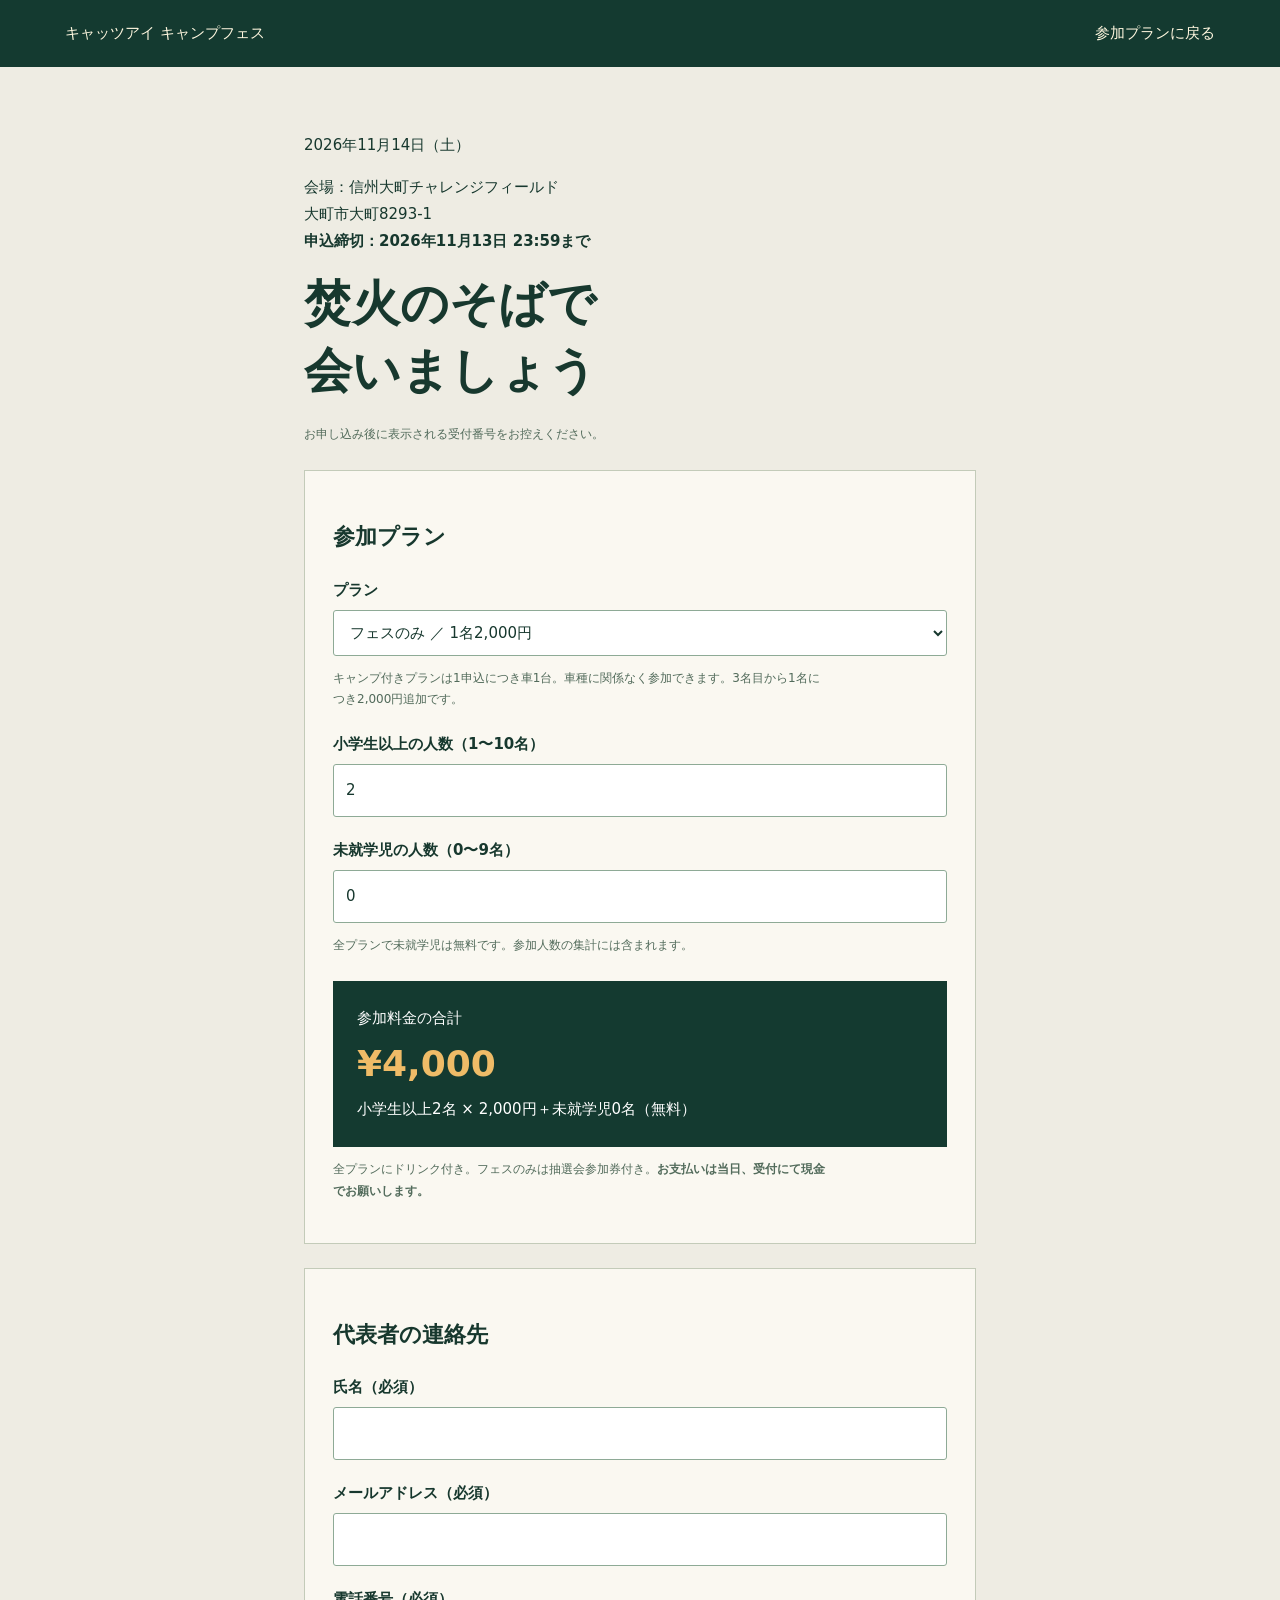
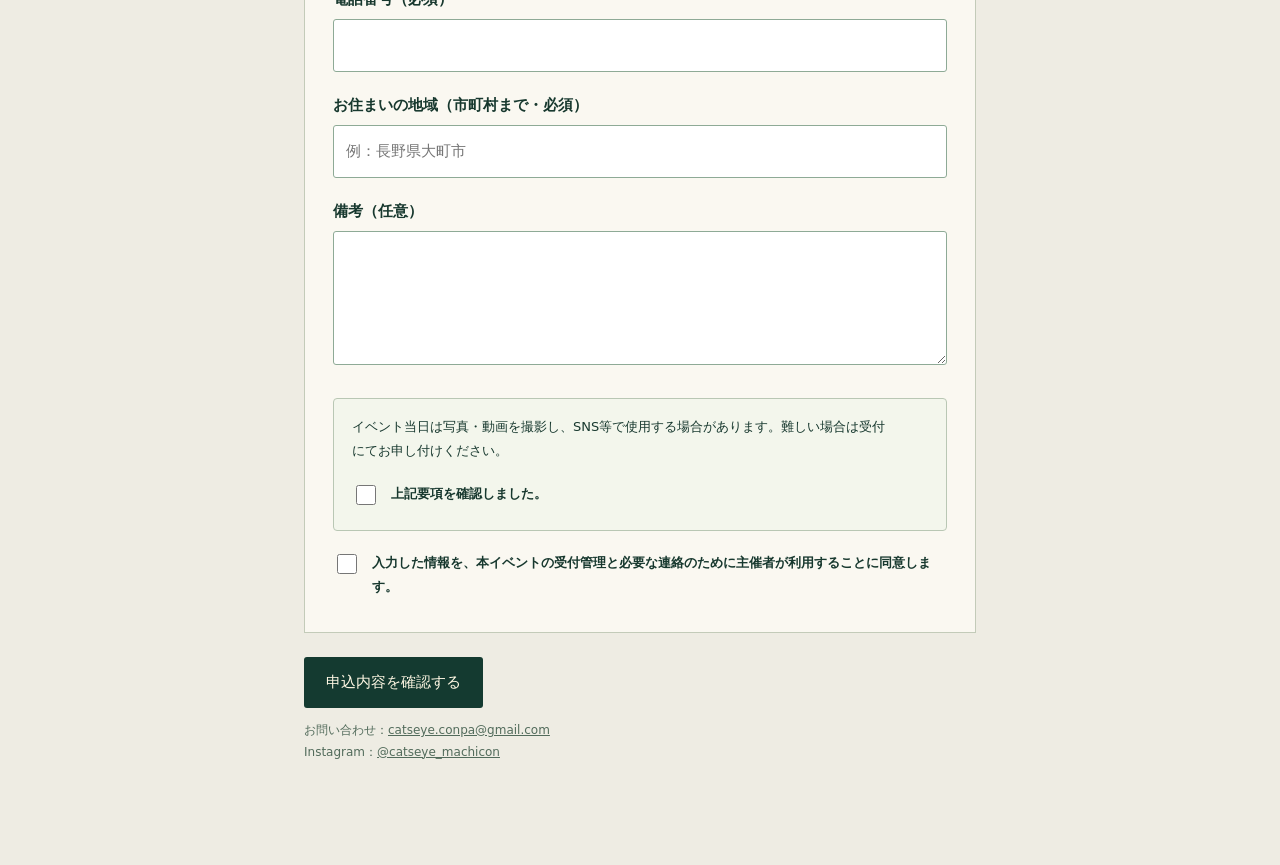
<file: apply.html>
<!doctype html><html lang="ja"><head><meta charset="utf-8"><meta name="viewport" content="width=device-width,initial-scale=1"><title>参加申込 | キャッツアイ キャンプフェス</title><link rel="stylesheet" href="forms.css"></head><body><header><a href="./">キャッツアイ キャンプフェス</a><a href="./#plans">参加プランに戻る</a></header><main class="form-shell"><p>2026年11月14日（土）</p><p>会場：信州大町チャレンジフィールド<br>大町市大町8293-1<br><strong>申込締切：2026年11月13日 23:59まで</strong></p><h1>焚火のそばで<br>会いましょう</h1><p class="hint">お申し込み後に表示される受付番号をお控えください。</p><form id="registration"><div class="panel"><h2>参加プラン</h2><label for="plan">プラン</label><select id="plan" required><option value="A">フェスのみ ／ 1名2,000円</option><option value="B">フェス＋オートキャンプ ／ 車1台2名まで5,000円</option><option value="C">キャンプフェス＋サミット ／ 車1台2名まで8,000円</option></select><p class="hint">キャンプ付きプランは1申込につき車1台。車種に関係なく参加できます。3名目から1名につき2,000円追加です。</p><label for="people">小学生以上の人数（1〜10名）</label><input id="people" type="number" value="2" min="1" max="10" required><label for="preschool">未就学児の人数（0〜9名）</label><input id="preschool" type="number" min="0" max="9" value="0" required><p class="hint" id="child-note">全プランで未就学児は無料です。参加人数の集計には含まれます。</p><label id="summit-check" class="check-label" hidden><input id="summit" type="checkbox"><span>翌日11月15日の信州四駆サミットに参加します（参加者限定特典）。</span></label><div id="camp-fields" hidden><h3 class="sub">お車と宿泊について</h3><label for="car-number">車両ナンバー（必須）</label><input id="car-number" maxlength="30" placeholder="例：松本 300 あ 12-34" autocomplete="off"><label for="car-model">車種（必須）</label><input id="car-model" maxlength="40" placeholder="例：ジムニー" autocomplete="off"><fieldset class="choice"><legend>宿泊方法（必須）</legend><label class="check-label"><input type="radio" name="stay" value="tent"><span>テント泊</span></label><label class="check-label"><input type="radio" name="stay" value="car"><span>車中泊</span></label></fieldset><div id="tent-field" hidden><label for="tent-size">テントのおおよそのサイズ（必須）</label><input id="tent-size" maxlength="40" placeholder="例：幅3m×奥行3m" autocomplete="off"></div></div><div class="price-box">参加料金の合計<strong id="form-total">¥4,000</strong><span id="price-detail">2名 × 2,000円</span></div><p class="hint">全プランにドリンク付き。フェスのみは抽選会参加券付き。<strong>お支払いは当日、受付にて現金でお願いします。</strong></p></div><div class="panel"><h2>代表者の連絡先</h2><label for="name">氏名（必須）</label><input id="name" autocomplete="name" maxlength="80" required><label for="email">メールアドレス（必須）</label><input id="email" type="email" autocomplete="email" maxlength="200" required><label for="phone">電話番号（必須）</label><input id="phone" type="tel" autocomplete="tel" minlength="8" maxlength="30" required><label for="region">お住まいの地域（市町村まで・必須）</label><input id="region" maxlength="60" placeholder="例：長野県大町市" autocomplete="address-level2" required><label for="note">備考（任意）</label><textarea id="note" rows="4" maxlength="1000"></textarea><div class="hp" aria-hidden="true"><label>Website<input id="website" tabindex="-1" autocomplete="off"></label></div><div class="notice"><p>イベント当日は写真・動画を撮影し、SNS等で使用する場合があります。難しい場合は受付にてお申し付けください。</p><label class="check-label"><input id="photo-ack" type="checkbox" required><span>上記要項を確認しました。</span></label></div><label class="check-label"><input id="consent" type="checkbox" required><span>入力した情報を、本イベントの受付管理と必要な連絡のために主催者が利用することに同意します。</span></label></div><p id="form-error" class="error" role="alert"></p><button type="submit">申込内容を確認する</button></form><section id="confirmation" class="panel" hidden><h2>この内容で申し込みますか？</h2><p id="confirm-summary"></p><div class="toolbar"><button id="send" type="button">この内容で申し込む</button><button id="back" type="button">入力に戻る</button></div><p id="send-error" class="error" role="alert"></p></section><section id="complete" class="success" hidden tabindex="-1"><h2>お申し込みを<wbr>受け付けました</h2><p>受付番号：<strong id="receipt"></strong></p><p id="receipt-total"></p><p><strong>この画面をスクリーンショットで保存してください。</strong><br>確認メールは自動では届きません。受付番号は、当日の受付やお問い合わせのときに使います。</p><div class="toolbar"><a id="send-copy" class="button" href="mailto:catseye.conpa@gmail.com">控えをメールで送る</a><button id="copy-copy" type="button">控えをコピーする</button></div><div id="openchat" class="notice" hidden><p><strong>オートキャンプに参加される皆さまへ</strong></p><p>当日のご連絡や、緊急時の連絡手段としてオープンチャットを用意しています。よろしければご参加ください。</p><a id="openchat-link" class="button" href="#" target="_blank" rel="noopener noreferrer">オープンチャットに参加する</a></div><p class="hint">「控えをメールで送る」を押すと、メールアプリに控えの文面が入ります。そのまま送信すると、主催者とご自身の両方に控えが届きます。</p><p id="copy-result" class="hint" role="status"></p><pre id="copy-text" hidden></pre><a href="./">イベントページに戻る</a></section><p class="hint">お問い合わせ：<a href="mailto:catseye.conpa@gmail.com">catseye.conpa@gmail.com</a><br>Instagram：<a href="https://www.instagram.com/catseye_machicon/" target="_blank" rel="noopener noreferrer">@catseye_machicon</a></p></main><script src="apply.js"></script></body></html>
</file>
<file: forms.css>
:root{color-scheme:light;--green:#143a30;--gold:#efbb67}*{box-sizing:border-box}body{margin:0;background:#eeece3;color:#17382e;font:15px/1.8 system-ui,sans-serif}header{background:var(--green);color:#fff7df;padding:20px max(24px,calc((100% - 1150px)/2));display:flex;justify-content:space-between;align-items:center;gap:15px}a{color:inherit}header a{text-decoration:none}main{max-width:1150px;margin:auto;padding:50px 24px 90px}h1{font-size:clamp(30px,5vw,48px);line-height:1.4;margin:0 0 20px}h2{font-size:22px}p{max-width:65ch}.form-shell{max-width:720px;margin:auto}.panel{background:#faf8f1;border:1px solid #c3cbb9;padding:28px;margin:24px 0}label{display:block;font-weight:600;margin:20px 0 6px}input,select,textarea,button{font:inherit}input,select,textarea{width:100%;padding:12px;border:1px solid #8eaa96;background:white;color:#17382e;border-radius:3px}textarea{resize:vertical}button,.button{display:inline-block;background:var(--green);color:#fff8e4;padding:12px 22px;border:0;border-radius:3px;cursor:pointer;text-decoration:none}button:disabled{opacity:.5;cursor:wait}button:hover,.button:hover{background:#285342}a:focus-visible,button:focus-visible,input:focus-visible,select:focus-visible,textarea:focus-visible{outline:3px solid #b9791f;outline-offset:3px}.price-box{background:var(--green);color:white;padding:24px;margin-top:24px}.price-box strong{display:block;font-size:36px;color:var(--gold)}.hint{font-size:12px;color:#526b5b}.check-label{display:flex;gap:12px;align-items:flex-start;font-size:13px}.check-label input{width:20px;height:20px;flex:none;margin-top:3px}.error{color:#a33621;font-weight:600}.success{border:2px solid #38634c;padding:30px;background:#f7faee}.grid{display:grid;grid-template-columns:repeat(4,1fr);gap:16px}.stat{background:#173e32;color:#f7f1df;padding:22px}.stat b{font-size:32px;display:block;color:var(--gold)}.toolbar{display:flex;gap:12px;flex-wrap:wrap;align-items:center;margin:25px 0}.toolbar input{max-width:320px}.toolbar select{width:auto}.table-wrap{overflow:auto;background:#faf8f1;border:1px solid #c3cbb9}table{border-collapse:collapse;min-width:100%;font-size:13px;white-space:nowrap}th,td{padding:14px;text-align:left;border-bottom:1px solid #d8ddcf}th{background:#dce4d5}td select{min-width:115px;font-size:12px;padding:8px}td small{display:block;white-space:normal;max-width:250px}#login-panel{max-width:520px;margin:40px auto}.row{display:flex;justify-content:space-between;align-items:center;gap:20px;flex-wrap:wrap}[hidden]{display:none!important}.hp{position:absolute;left:-9999px;width:1px;height:1px;overflow:hidden}.summary-table{margin:25px 0}#confirm-summary{white-space:pre-line}.notice{border-left:4px solid #c7913f;padding:12px 18px;background:#e8e2cf;font-size:13px}@media(max-width:700px){.grid{grid-template-columns:1fr 1fr}.stat{padding:16px}.stat b{font-size:25px}.panel{padding:20px}header{font-size:12px}.toolbar>*{width:100%!important;max-width:none!important}main{padding-top:30px}}

.button{text-align:center}
h1,h2{word-break:keep-all;overflow-wrap:anywhere}
.sub{font-size:1.05rem;margin:28px 0 4px}
.choice{border:0;padding:0;margin:18px 0 0}
.choice legend{font-weight:700;margin-bottom:6px}
.choice .check-label{margin-top:8px}
.notice{border:1px solid #b9c7b4;background:#f3f6ec;padding:16px 18px;margin:24px 0 8px;border-radius:4px}
.notice p{margin:0 0 10px}
</file>
